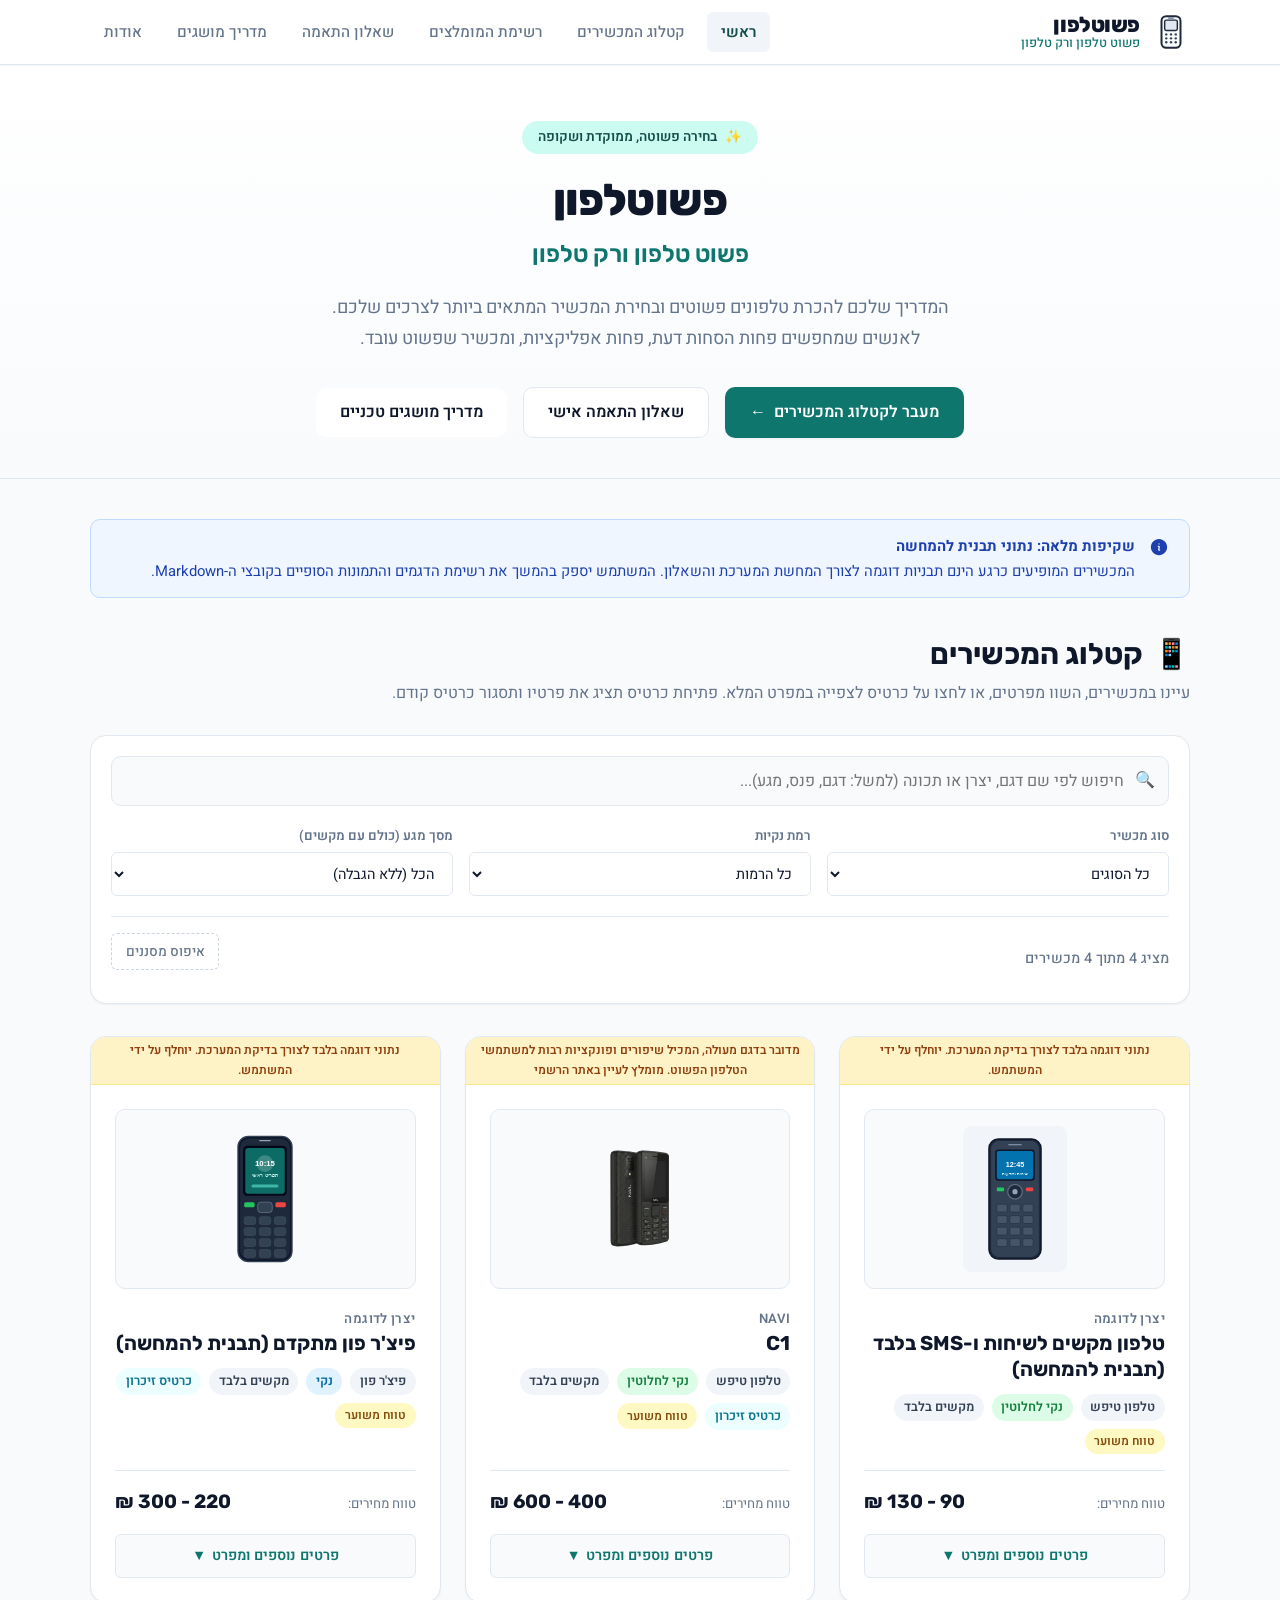
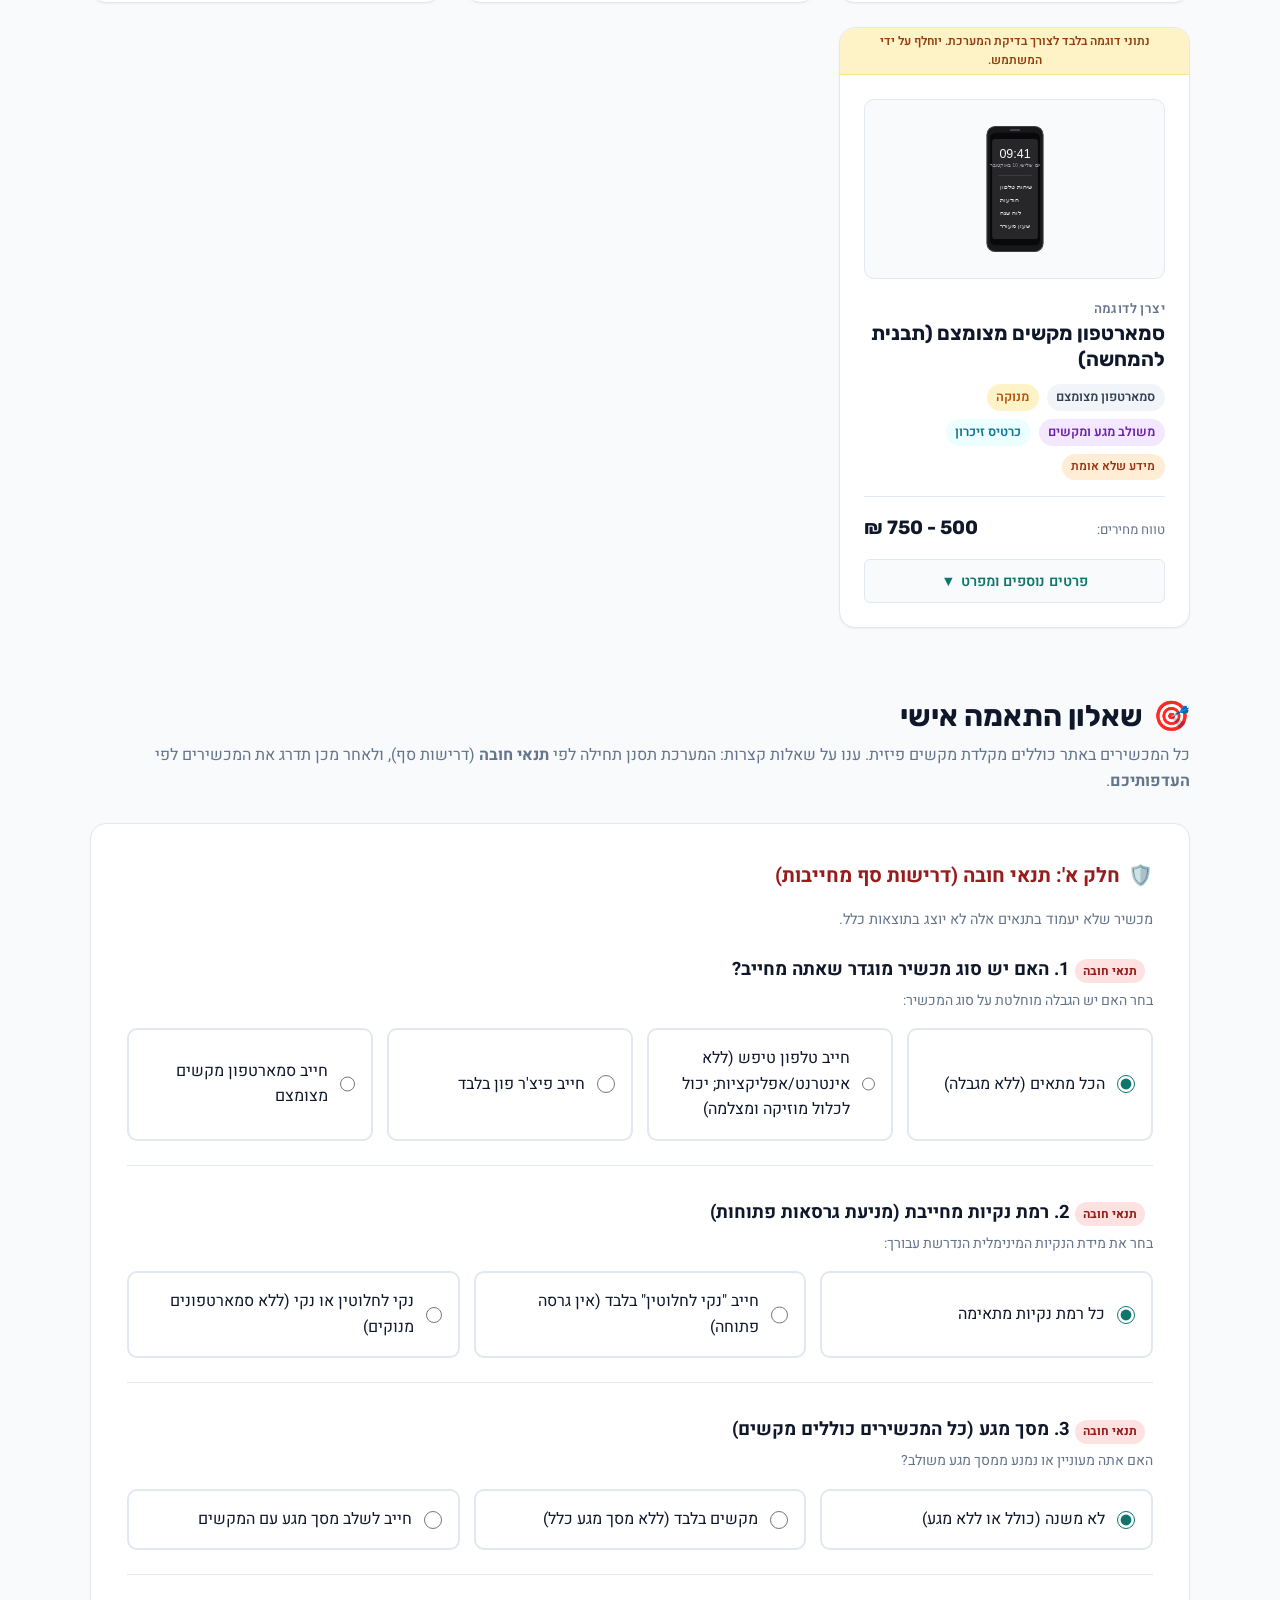
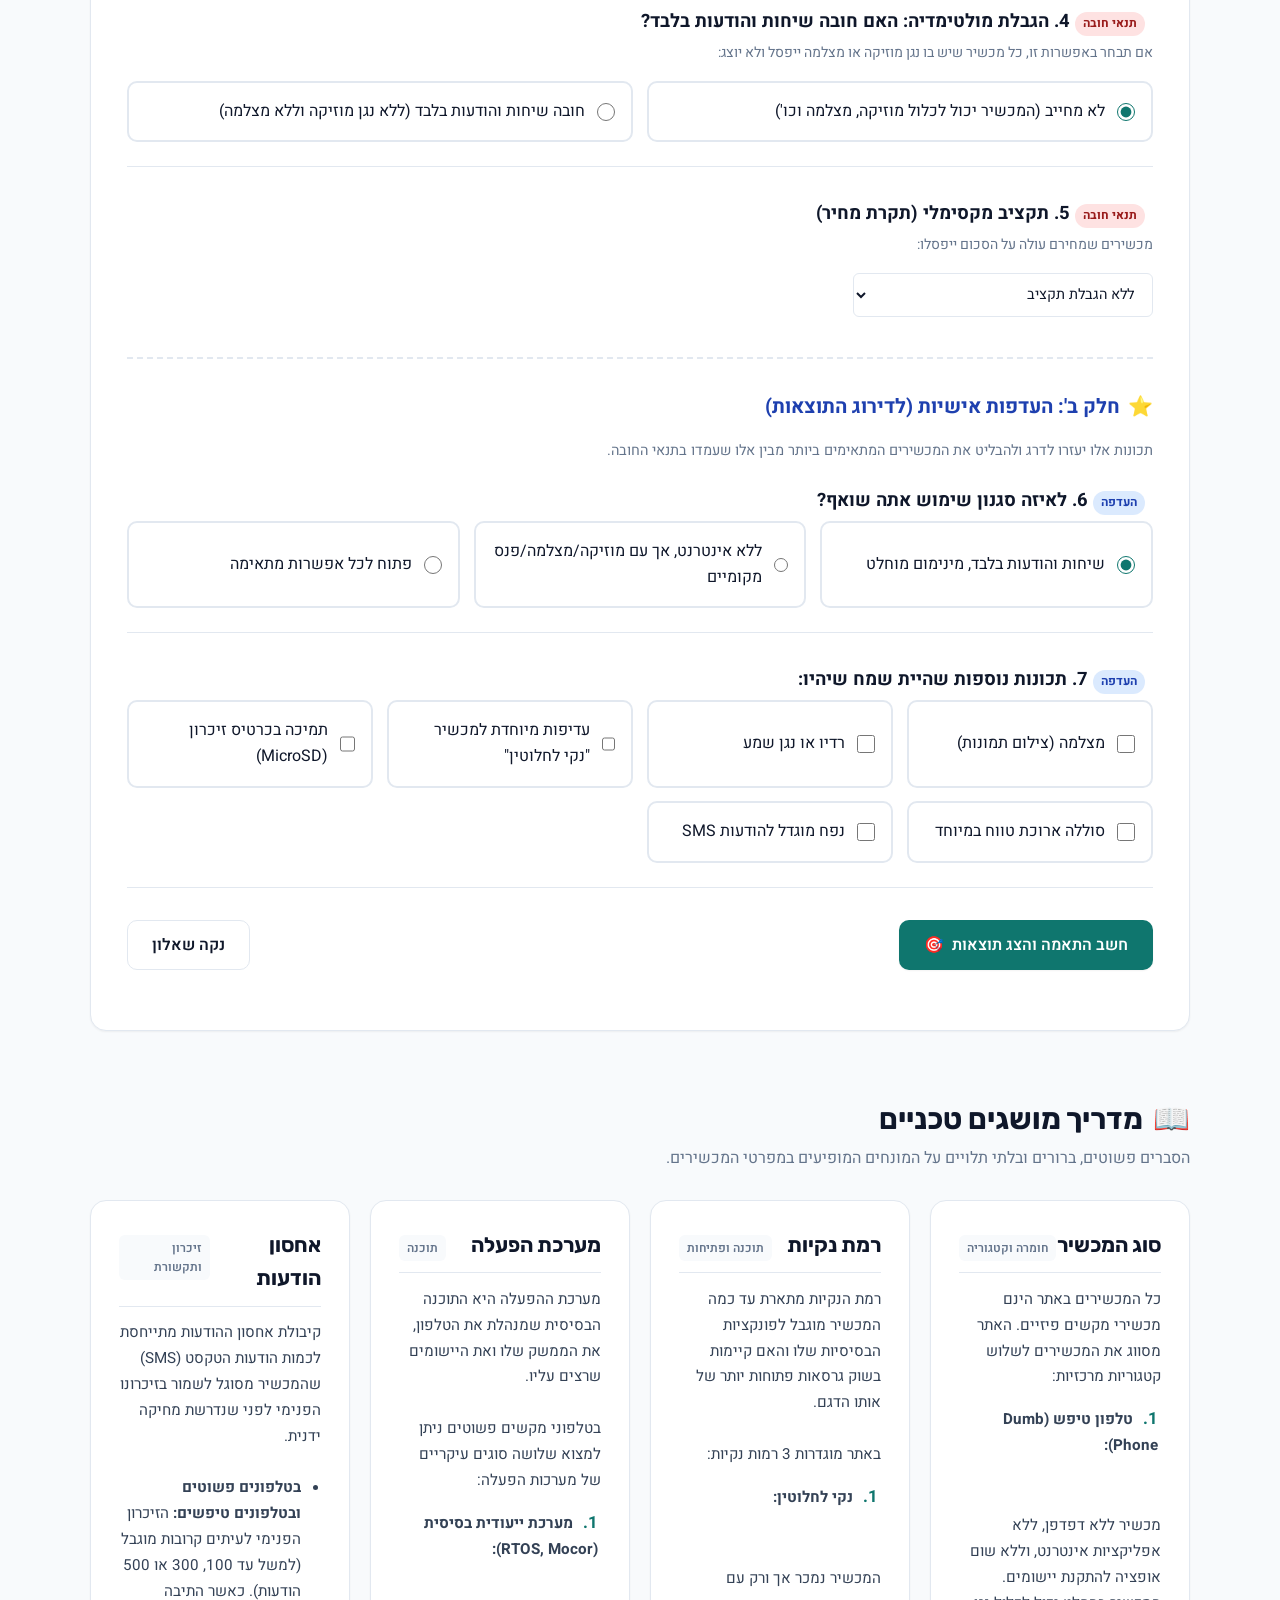
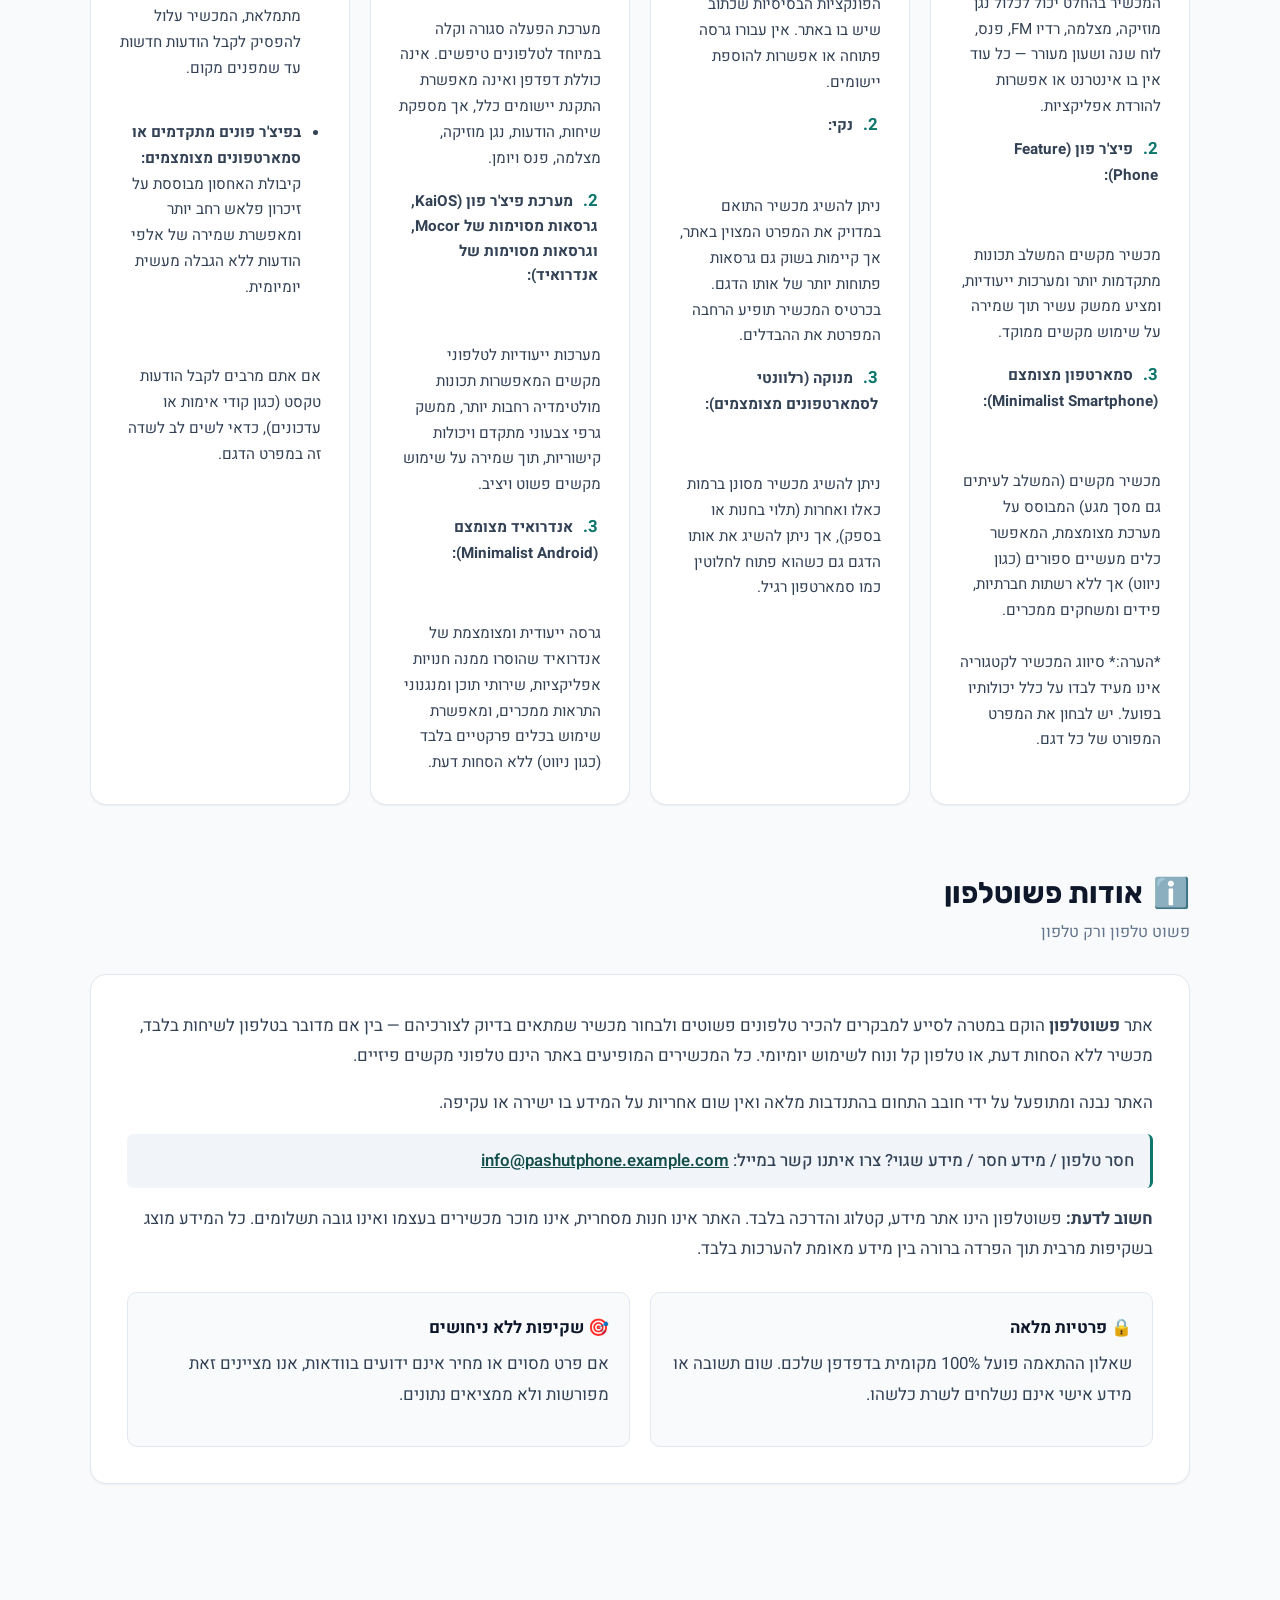
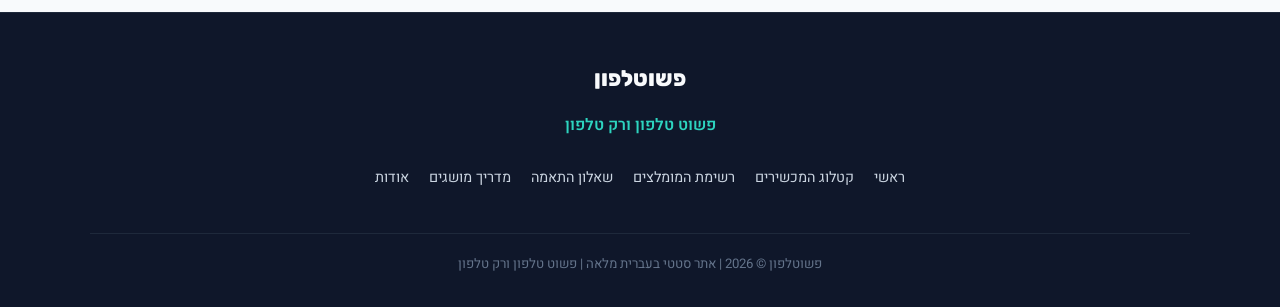
<file: index.html>
<!DOCTYPE html>
<html lang="he" dir="rtl">
<head>
  <meta charset="UTF-8">
  <meta name="viewport" content="width=device-width, initial-scale=1.0">
  <title>פשוטלפון | פשוט טלפון ורק טלפון</title>
  <meta name="description" content="פשוטלפון - מדריך וקטלוג למציאת טלפונים פשוטים, אמינים וללא הסחות דעת בישראל. פשוט טלפון ורק טלפון.">
  <link rel="icon" type="image/svg+xml" href="assets/images/logo.svg">
  <link rel="stylesheet" href="assets/css/style.css">
</head>
<body>

  <!-- =========================================================================
       Header & Navigation
       ========================================================================= -->
  <header class="site-header" id="site-header">
    <div class="container">
      <a href="#home" class="brand" aria-label="פשוטלפון - דף הבית">
        <img src="assets/images/logo.svg" alt="לוגו פשוטלפון" class="brand-logo" width="38" height="38">
        <div class="brand-text">
          <span class="brand-title">פשוטלפון</span>
          <span class="brand-slogan">פשוט טלפון ורק טלפון</span>
        </div>
      </a>

      <nav class="site-nav" aria-label="ניווט ראשי">
        <a href="#home" class="nav-link active">ראשי</a>
        <a href="#catalog" class="nav-link">קטלוג המכשירים</a>
        <a href="recommended.html" class="nav-link">רשימת המומלצים</a>
        <a href="#questionnaire" class="nav-link">שאלון התאמה</a>
        <a href="#glossary" class="nav-link">מדריך מושגים</a>
        <a href="#about" class="nav-link">אודות</a>
      </nav>
    </div>
  </header>

  <!-- =========================================================================
       Hero Section (דף הבית)
       ========================================================================= -->
  <section class="hero-section" id="home">
    <div class="container">
      <div class="hero-badge">
        <span>✨</span>
        <span>בחירה פשוטה, ממוקדת ושקופה</span>
      </div>
      <h1 class="hero-title">פשוטלפון</h1>
      <p class="hero-slogan">פשוט טלפון ורק טלפון</p>
      <p class="hero-description">
        המדריך שלכם להכרת טלפונים פשוטים ובחירת המכשיר המתאים ביותר לצרכים שלכם.<br>
        לאנשים שמחפשים פחות הסחות דעת, פחות אפליקציות, ומכשיר שפשוט עובד.
      </p>
      <div class="hero-actions">
        <a href="#catalog" class="btn btn-primary">
          <span>מעבר לקטלוג המכשירים</span>
          <span aria-hidden="true">←</span>
        </a>
        <a href="#questionnaire" class="btn btn-secondary">
          <span>שאלון התאמה אישי</span>
        </a>
        <a href="#glossary" class="btn btn-secondary" style="border: none;">
          <span>מדריך מושגים טכניים</span>
        </a>
      </div>
    </div>
  </section>

  <!-- =========================================================================
       Main Content Area
       ========================================================================= -->
  <main class="main-content">
    <div class="container">

      <!-- הודעת שקיפות נתונים / דוגמה -->
      <aside class="notice-banner" role="note" aria-label="הודעת נתוני דוגמה">
        <svg xmlns="http://www.w3.org/2000/svg" viewBox="0 0 24 24" fill="currentColor">
          <path fill-rule="evenodd" d="M2.25 12c0-5.385 4.365-9.75 9.75-9.75s9.75 4.365 9.75 9.75-4.365 9.75-9.75 9.75S2.25 17.385 2.25 12zm8.706-1.442c1.146-.573 2.437.463 2.126 1.706l-.709 2.836.042-.02a.75.75 0 01.67 1.34l-.04.022c-1.147.573-2.438-.463-2.127-1.706l.71-2.836-.042.02a.75.75 0 11-.671-1.34l.041-.022zM12 9a.75.75 0 100-1.5.75.75 0 000 1.5z" clip-rule="evenodd" />
        </svg>
        <div class="notice-banner-text">
          <strong>שקיפות מלאה: נתוני תבנית להמחשה</strong>
          המכשירים המופיעים כרגע הינם תבניות דוגמה לצורך המחשת המערכת והשאלון. המשתמש יספק בהמשך את רשימת הדגמים והתמונות הסופיים בקובצי ה-Markdown.
        </div>
      </aside>

      <!-- =====================================================================
           3.2 קטלוג המכשירים + 3.3 חיפוש וסינון
           ===================================================================== -->
      <section class="section-block" id="catalog">
        <div class="section-header">
          <h2 class="section-title">
            <span>📱</span>
            <span>קטלוג המכשירים</span>
          </h2>
          <p class="section-subtitle">
            עיינו במכשירים, השוו מפרטים, או לחצו על כרטיס לצפייה במפרט המלא. פתיחת כרטיס תציג את פרטיו ותסגור כרטיס קודם.
          </p>
        </div>

        <!-- סרגל חיפוש וסינון -->
        <div class="catalog-toolbar">
          <div class="search-box">
            <span class="search-icon" aria-hidden="true">🔍</span>
            <input type="search" id="search-input" class="search-input" placeholder="חיפוש לפי שם דגם, יצרן או תכונה (למשל: דגם, פנס, מגע)..." aria-label="חיפוש בקטלוג המכשירים">
          </div>

          <div class="filters-row">
            <div class="filter-group">
              <label for="filter-phone-type" class="filter-label">סוג מכשיר</label>
              <select id="filter-phone-type" class="filter-select">
                <option value="all">כל הסוגים</option>
                <option value="טלפון טיפש">טלפון טיפש (Dumb Phone)</option>
                <option value="פיצ'ר פון">פיצ'ר פון (Feature Phone)</option>
                <option value="סמארטפון מצומצם">סמארטפון מצומצם (Minimalist)</option>
              </select>
            </div>

            <div class="filter-group">
              <label for="filter-clean-level" class="filter-label">רמת נקיות</label>
              <select id="filter-clean-level" class="filter-select">
                <option value="all">כל הרמות</option>
                <option value="נקי לחלוטין">נקי לחלוטין</option>
                <option value="נקי">נקי (יש גם פתוח יותר)</option>
                <option value="מנוקה">מנוקה (סמארטפון מסונן)</option>
              </select>
            </div>

            <div class="filter-group">
              <label for="filter-touch" class="filter-label">מסך מגע (כולם עם מקשים)</label>
              <select id="filter-touch" class="filter-select">
                <option value="all">הכל (ללא הגבלה)</option>
                <option value="no_touch">מקשים בלבד (ללא מגע)</option>
                <option value="touch">משולב מקשים ומסך מגע</option>
              </select>
            </div>
          </div>

          <div class="toolbar-actions">
            <span class="results-count" id="results-count">מציג מכשירים...</span>
            <button type="button" id="btn-reset-filters" class="btn-reset-filters">
              <span>איפוס מסננים</span>
            </button>
          </div>

          <!-- תגיות מסננים פעילים -->
          <div class="active-filters-chips" id="active-chips-container" aria-live="polite"></div>
        </div>

        <!-- רשת כרטיסי המכשירים -->
        <div class="phones-grid" id="phones-grid">
          <!-- הכרטיסים מרונדרים דינמית דרך JavaScript -->
        </div>

        <!-- מצב ריק כאשר אין תוצאות -->
        <div class="empty-state-box" id="catalog-empty" style="display: none;">
          <div class="empty-state-icon">🔍</div>
          <h3 class="empty-state-title">לא נמצאו מכשירים מתאימים</h3>
          <p class="empty-state-desc">
            לא נמצאו מכשירים התואמים לחיפוש או למסננים שבחרת. באפשרותך לאפס את הסינון ולנסות שוב.
          </p>
          <button type="button" id="btn-empty-reset" class="btn btn-primary btn-sm">
            איפוס החיפוש והמסננים
          </button>
        </div>
      </section>

      <!-- =====================================================================
           3.4 שאלון התאמה
           ===================================================================== -->
      <section class="section-block" id="questionnaire">
        <div class="section-header">
          <h2 class="section-title">
            <span>🎯</span>
            <span>שאלון התאמה אישי</span>
          </h2>
          <p class="section-subtitle">
            כל המכשירים באתר כוללים מקלדת מקשים פיזית. ענו על שאלות קצרות: המערכת תסנן תחילה לפי <strong>תנאי חובה</strong> (דרישות סף), ולאחר מכן תדרג את המכשירים לפי <strong>העדפותיכם</strong>.
          </p>
        </div>

        <div class="quiz-card">
          <form id="quiz-form" onsubmit="return false;">
            
            <!-- שלב 1: תנאי חובה -->
            <div style="margin-bottom: 2rem;">
              <h3 style="font-size: 1.25rem; font-weight: 700; color: #991b1b; margin-bottom: 1rem; display: flex; align-items: center; gap: 0.5rem;">
                <span>🛡️</span>
                <span>חלק א': תנאי חובה (דרישות סף מחייבות)</span>
              </h3>
              <p style="font-size: 0.9rem; color: #64748b; margin-bottom: 1.5rem;">
                מכשיר שלא יעמוד בתנאים אלה לא יוצג בתוצאות כלל.
              </p>

              <!-- שאלה 1: סוג מכשיר נדרש -->
              <div class="quiz-question-group">
                <div class="quiz-question-title">
                  <span class="quiz-badge-must">תנאי חובה</span>
                  <span>1. האם יש סוג מכשיר מוגדר שאתה מחייב?</span>
                </div>
                <div class="quiz-question-desc">בחר האם יש הגבלה מוחלטת על סוג המכשיר:</div>
                <div class="options-grid">
                  <label class="option-card">
                    <input type="radio" name="must_phone_type" value="any" checked>
                    <span>הכל מתאים (ללא מגבלה)</span>
                  </label>
                  <label class="option-card">
                    <input type="radio" name="must_phone_type" value="dumb_only">
                    <span>חייב טלפון טיפש (ללא אינטרנט/אפליקציות; יכול לכלול מוזיקה ומצלמה)</span>
                  </label>
                  <label class="option-card">
                    <input type="radio" name="must_phone_type" value="feature_only">
                    <span>חייב פיצ'ר פון בלבד</span>
                  </label>
                  <label class="option-card">
                    <input type="radio" name="must_phone_type" value="smart_only">
                    <span>חייב סמארטפון מקשים מצומצם</span>
                  </label>
                </div>
              </div>

              <!-- שאלה 2: רמת נקיות מחייבת -->
              <div class="quiz-question-group">
                <div class="quiz-question-title">
                  <span class="quiz-badge-must">תנאי חובה</span>
                  <span>2. רמת נקיות מחייבת (מניעת גרסאות פתוחות)</span>
                </div>
                <div class="quiz-question-desc">בחר את מידת הנקיות המינימלית הנדרשת עבורך:</div>
                <div class="options-grid">
                  <label class="option-card">
                    <input type="radio" name="must_clean_level" value="any" checked>
                    <span>כל רמת נקיות מתאימה</span>
                  </label>
                  <label class="option-card">
                    <input type="radio" name="must_clean_level" value="strictly_clean">
                    <span>חייב "נקי לחלוטין" בלבד (אין גרסה פתוחה)</span>
                  </label>
                  <label class="option-card">
                    <input type="radio" name="must_clean_level" value="no_cleansed">
                    <span>נקי לחלוטין או נקי (ללא סמארטפונים מנוקים)</span>
                  </label>
                </div>
              </div>

              <!-- שאלה 3: מסך מגע -->
              <div class="quiz-question-group">
                <div class="quiz-question-title">
                  <span class="quiz-badge-must">תנאי חובה</span>
                  <span>3. מסך מגע (כל המכשירים כוללים מקשים)</span>
                </div>
                <div class="quiz-question-desc">האם אתה מעוניין או נמנע ממסך מגע משולב?</div>
                <div class="options-grid">
                  <label class="option-card">
                    <input type="radio" name="must_touch" value="any" checked>
                    <span>לא משנה (כולל או ללא מגע)</span>
                  </label>
                  <label class="option-card">
                    <input type="radio" name="must_touch" value="no_touch">
                    <span>מקשים בלבד (ללא מסך מגע כלל)</span>
                  </label>
                  <label class="option-card">
                    <input type="radio" name="must_touch" value="with_touch">
                    <span>חייב לשלב מסך מגע עם המקשים</span>
                  </label>
                </div>
              </div>

              <!-- שאלה 4: הגבלת מולטימדיה (חובה לשיחות והודעות בלבד) -->
              <div class="quiz-question-group">
                <div class="quiz-question-title">
                  <span class="quiz-badge-must">תנאי חובה</span>
                  <span>4. הגבלת מולטימדיה: האם חובה שיחות והודעות בלבד?</span>
                </div>
                <div class="quiz-question-desc">אם תבחר באפשרות זו, כל מכשיר שיש בו נגן מוזיקה או מצלמה ייפסל ולא יוצג:</div>
                <div class="options-grid">
                  <label class="option-card">
                    <input type="radio" name="must_calls_only" value="any" checked>
                    <span>לא מחייב (המכשיר יכול לכלול מוזיקה, מצלמה וכו')</span>
                  </label>
                  <label class="option-card">
                    <input type="radio" name="must_calls_only" value="strict">
                    <span>חובה שיחות והודעות בלבד (ללא נגן מוזיקה וללא מצלמה)</span>
                  </label>
                </div>
              </div>

              <!-- שאלה 5: תקציב מקסימלי -->
              <div class="quiz-question-group" style="border-bottom: none; margin-bottom: 0; padding-bottom: 0;">
                <div class="quiz-question-title">
                  <span class="quiz-badge-must">תנאי חובה</span>
                  <span>5. תקציב מקסימלי (תקרת מחיר)</span>
                </div>
                <div class="quiz-question-desc">מכשירים שמחירם עולה על הסכום ייפסלו:</div>
                <div style="max-width: 300px;">
                  <select id="must_budget_select" class="filter-select" style="width: 100%;">
                    <option value="none">ללא הגבלת תקציב</option>
                    <option value="150">עד 150 ₪</option>
                    <option value="350">עד 350 ₪</option>
                    <option value="800">עד 800 ₪</option>
                  </select>
                </div>
              </div>
            </div>

            <!-- שלב 2: העדפות אישיות -->
            <div style="margin-top: 2.5rem; padding-top: 2rem; border-top: 2px dashed var(--color-border);">
              <h3 style="font-size: 1.25rem; font-weight: 700; color: #1e40af; margin-bottom: 1rem; display: flex; align-items: center; gap: 0.5rem;">
                <span>⭐</span>
                <span>חלק ב': העדפות אישיות (לדירוג התוצאות)</span>
              </h3>
              <p style="font-size: 0.9rem; color: #64748b; margin-bottom: 1.5rem;">
                תכונות אלו יעזרו לדרג ולהבליט את המכשירים המתאימים ביותר מבין אלו שעמדו בתנאי החובה.
              </p>

              <!-- העדפה 1: רמת פשטות מועדפת -->
              <div class="quiz-question-group">
                <div class="quiz-question-title">
                  <span class="quiz-badge-pref">העדפה</span>
                  <span>6. לאיזה סגנון שימוש אתה שואף?</span>
                </div>
                <div class="options-grid">
                  <label class="option-card">
                    <input type="radio" name="pref_simplicity" value="minimal" checked>
                    <span>שיחות והודעות בלבד, מינימום מוחלט</span>
                  </label>
                  <label class="option-card">
                    <input type="radio" name="pref_simplicity" value="tools">
                    <span>ללא אינטרנט, אך עם מוזיקה/מצלמה/פנס מקומיים</span>
                  </label>
                  <label class="option-card">
                    <input type="radio" name="pref_simplicity" value="neutral">
                    <span>פתוח לכל אפשרות מתאימה</span>
                  </label>
                </div>
              </div>

              <!-- העדפה 2: תכונות מועדפות -->
              <div class="quiz-question-group">
                <div class="quiz-question-title">
                  <span class="quiz-badge-pref">העדפה</span>
                  <span>7. תכונות נוספות שהיית שמח שיהיו:</span>
                </div>
                <div class="options-grid">
                  <label class="option-card">
                    <input type="checkbox" id="pref_camera_check">
                    <span>מצלמה (צילום תמונות)</span>
                  </label>
                  <label class="option-card">
                    <input type="checkbox" id="pref_music_check">
                    <span>רדיו או נגן שמע</span>
                  </label>
                  <label class="option-card">
                    <input type="checkbox" id="pref_strict_clean_check">
                    <span>עדיפות מיוחדת למכשיר "נקי לחלוטין"</span>
                  </label>
                  <label class="option-card">
                    <input type="checkbox" id="pref_memory_card_check">
                    <span>תמיכה בכרטיס זיכרון (MicroSD)</span>
                  </label>
                  <label class="option-card">
                    <input type="checkbox" id="pref_battery_check">
                    <span>סוללה ארוכת טווח במיוחד</span>
                  </label>
                  <label class="option-card">
                    <input type="checkbox" id="pref_storage_check">
                    <span>נפח מוגדל להודעות SMS</span>
                  </label>
                </div>
              </div>
            </div>

            <!-- כפתורי פעולה -->
            <div class="quiz-nav-row">
              <button type="button" id="btn-run-quiz" class="btn btn-primary">
                <span>חשב התאמה והצג תוצאות</span>
                <span aria-hidden="true">🎯</span>
              </button>
              <button type="button" id="btn-reset-quiz" class="btn btn-secondary">
                <span>נקה שאלון</span>
              </button>
            </div>
          </form>

          <!-- אזור תוצאות השאלון -->
          <div id="quiz-results" class="quiz-results-box" aria-live="polite"></div>
        </div>
      </section>

      <!-- =====================================================================
           3.5 מדריך מושגים טכניים
           ===================================================================== -->
      <section class="section-block" id="glossary">
        <div class="section-header">
          <h2 class="section-title">
            <span>📖</span>
            <span>מדריך מושגים טכניים</span>
          </h2>
          <p class="section-subtitle">
            הסברים פשוטים, ברורים ובלתי תלויים על המונחים המופיעים במפרטי המכשירים.
          </p>
        </div>

        <div class="glossary-grid" id="glossary-grid">
          <!-- מרונדר דינמית מקובצי המושגים ב-JavaScript -->
        </div>
      </section>

      <!-- =====================================================================
           3.6 אודות
           ===================================================================== -->
      <section class="section-block" id="about">
        <div class="section-header">
          <h2 class="section-title">
            <span>ℹ️</span>
            <span>אודות פשוטלפון</span>
          </h2>
          <p class="section-subtitle">
            פשוט טלפון ורק טלפון
          </p>
        </div>

        <div class="about-card">
          <p>
            אתר <strong>פשוטלפון</strong> הוקם במטרה לסייע למבקרים להכיר טלפונים פשוטים ולבחור מכשיר שמתאים בדיוק לצורכיהם — בין אם מדובר בטלפון לשיחות בלבד, מכשיר ללא הסחות דעת, או טלפון קל ונוח לשימוש יומיומי. כל המכשירים המופיעים באתר הינם טלפוני מקשים פיזיים.
          </p>
          <p>
            האתר נבנה ומתופעל על ידי חובב התחום בהתנדבות מלאה ואין שום אחריות על המידע בו ישירה או עקיפה.
          </p>
          <p style="padding: 0.75rem 1rem; background-color: var(--color-surface-hover); border-radius: var(--radius-sm); border-right: 3px solid var(--color-primary); font-weight: 500;">
            חסר טלפון / מידע חסר / מידע שגוי? צרו איתנו קשר במייל: <a href="mailto:info@pashutphone.example.com" style="color: var(--color-primary-dark); font-weight: 600; text-decoration: underline;">info@pashutphone.example.com</a>
          </p>
          <p>
            <strong>חשוב לדעת:</strong> פשוטלפון הינו אתר מידע, קטלוג והדרכה בלבד. האתר אינו חנות מסחרית, אינו מוכר מכשירים בעצמו ואינו גובה תשלומים. כל המידע מוצג בשקיפות מרבית תוך הפרדה ברורה בין מידע מאומת להערכות בלבד.
          </p>

          <div class="about-highlights">
            <div class="about-highlight-box">
              <h4>🔒 פרטיות מלאה</h4>
              <p>שאלון ההתאמה פועל 100% מקומית בדפדפן שלכם. שום תשובה או מידע אישי אינם נשלחים לשרת כלשהו.</p>
            </div>
            <div class="about-highlight-box">
              <h4>🎯 שקיפות ללא ניחושים</h4>
              <p>אם פרט מסוים או מחיר אינם ידועים בוודאות, אנו מציינים זאת מפורשות ולא ממציאים נתונים.</p>
            </div>
          </div>
        </div>
      </section>

    </div>
  </main>

  <!-- =========================================================================
       Footer
       ========================================================================= -->
  <footer class="site-footer">
    <div class="container footer-content">
      <div class="footer-brand">פשוטלפון</div>
      <div class="footer-slogan">פשוט טלפון ורק טלפון</div>
      <nav class="footer-nav" aria-label="ניווט תחתון">
        <a href="#home">ראשי</a>
        <a href="#catalog">קטלוג המכשירים</a>
        <a href="recommended.html">רשימת המומלצים</a>
        <a href="#questionnaire">שאלון התאמה</a>
        <a href="#glossary">מדריך מושגים</a>
        <a href="#about">אודות</a>
      </nav>
      <div class="footer-copy">
        פשוטלפון © 2026 | אתר סטטי בעברית מלאה | פשוט טלפון ורק טלפון
      </div>
    </div>
  </footer>

  <!-- טעינת סקריפטים (ללא שום כלי בנייה, תמיכה מלאה ב-GitHub Pages ובפרוטוקול file://) -->
  <script src="assets/js/sample-data.js"></script>
  <script src="assets/js/data-loader.js"></script>
  <script src="assets/js/questionnaire.js"></script>
  <script src="assets/js/app.js"></script>
</body>
</html>
</file>
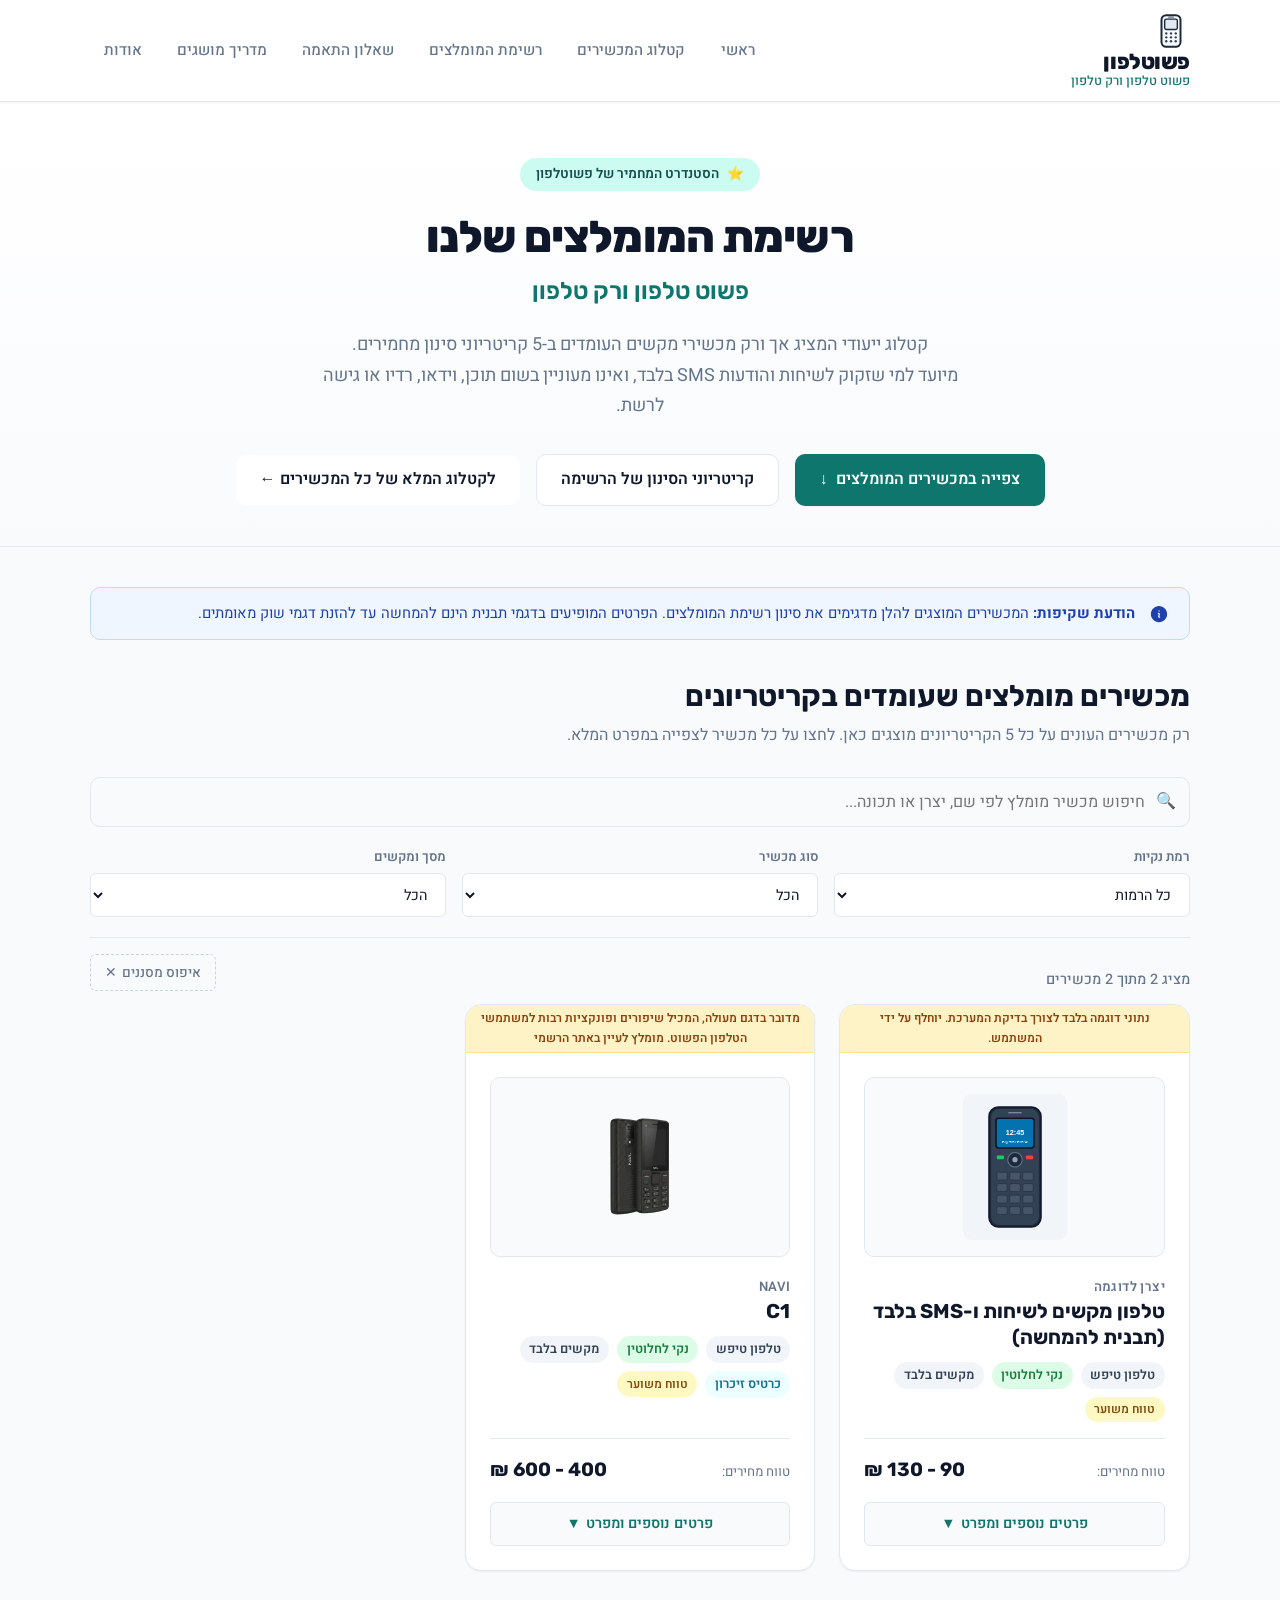
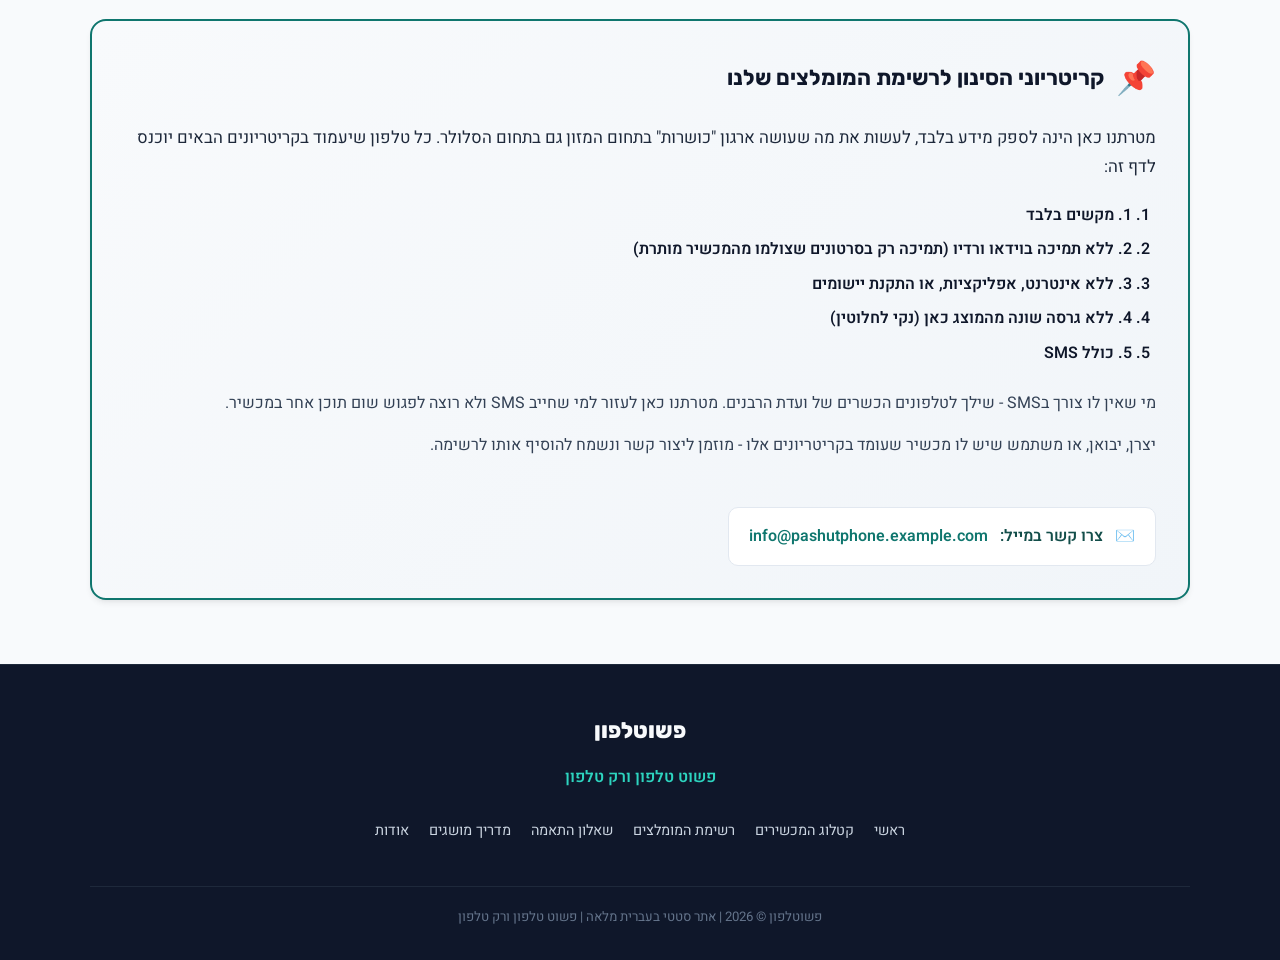
<file: recommended.html>
<!DOCTYPE html>
<html lang="he" dir="rtl">
<head>
  <meta charset="UTF-8">
  <meta name="viewport" content="width=device-width, initial-scale=1.0">
  <title>רשימת המומלצים שלנו | פשוטלפון - פשוט טלפון ורק טלפון</title>
  <meta name="description" content="רשימת המומלצים של פשוטלפון: טלפוני מקשים העומדים ב-5 הקריטריונים המחמירים ביותר - שיחות ו-SMS בלבד, ללא מולטימדיה וללא אינטרנט.">

  <!-- Open Graph -->
  <meta property="og:title" content="רשימת המומלצים שלנו | פשוטלפון - פשוט טלפון ורק טלפון">
  <meta property="og:description" content="קטלוג טלפוני מקשים העומדים בקריטריוני הסינון המחמירים: מקשים בלבד, שיחות ו-SMS ללא אינטרנט או וידאו.">
  <meta property="og:type" content="website">

  <!-- גופנים וסגנונות -->
  <link rel="preconnect" href="https://fonts.googleapis.com">
  <link rel="preconnect" href="https://fonts.gstatic.com" crossorigin>
  <link href="https://fonts.googleapis.com/css2?family=Heebo:wght@300;400;500;600;700;800&family=Rubik:wght@400;500;600;700&display=swap" rel="stylesheet">
  <link rel="stylesheet" href="assets/css/style.css">
</head>
<body data-page="recommended">

  <!-- =========================================================================
       Header & Navigation
       ========================================================================= -->
  <header class="site-header">
    <div class="container header-container">
      <a href="index.html" class="brand-link" aria-label="פשוטלפון - דף הבית">
        <img src="assets/images/logo.svg" alt="לוגו פשוטלפון" class="brand-logo" width="40" height="40">
        <div class="brand-text">
          <span class="brand-title">פשוטלפון</span>
          <span class="brand-slogan">פשוט טלפון ורק טלפון</span>
        </div>
      </a>

      <nav class="site-nav" aria-label="ניווט ראשי">
        <a href="index.html#home" class="nav-link">ראשי</a>
        <a href="index.html#catalog" class="nav-link">קטלוג המכשירים</a>
        <a href="recommended.html" class="nav-link active">רשימת המומלצים</a>
        <a href="index.html#questionnaire" class="nav-link">שאלון התאמה</a>
        <a href="index.html#glossary" class="nav-link">מדריך מושגים</a>
        <a href="index.html#about" class="nav-link">אודות</a>
      </nav>
    </div>
  </header>

  <!-- =========================================================================
       Hero Section
       ========================================================================= -->
  <section class="hero-section" id="recommended-hero">
    <div class="container">
      <div class="hero-badge">
        <span>⭐</span>
        <span>הסטנדרט המחמיר של פשוטלפון</span>
      </div>
      <h1 class="hero-title">רשימת המומלצים שלנו</h1>
      <p class="hero-slogan">פשוט טלפון ורק טלפון</p>
      <p class="hero-description">
        קטלוג ייעודי המציג אך ורק מכשירי מקשים העומדים ב-5 קריטריוני סינון מחמירים.<br>
        מיועד למי שזקוק לשיחות והודעות SMS בלבד, ואינו מעוניין בשום תוכן, וידאו, רדיו או גישה לרשת.
      </p>
      <div class="hero-actions">
        <a href="#recommended-catalog" class="btn btn-primary">
          <span>צפייה במכשירים המומלצים</span>
          <span aria-hidden="true">↓</span>
        </a>
        <a href="#criteria-bubble" class="btn btn-secondary">
          <span>קריטריוני הסינון של הרשימה</span>
        </a>
        <a href="index.html#catalog" class="btn btn-secondary" style="border: none;">
          <span>לקטלוג המלא של כל המכשירים ←</span>
        </a>
      </div>
    </div>
  </section>

  <!-- =========================================================================
       Main Content Area
       ========================================================================= -->
  <main class="main-content">
    <div class="container">

      <!-- הודעת שקיפות נתונים / דוגמה -->
      <aside class="notice-banner" role="note" aria-label="הודעת נתוני דוגמה">
        <svg xmlns="http://www.w3.org/2000/svg" viewBox="0 0 24 24" fill="currentColor">
          <path fill-rule="evenodd" d="M2.25 12c0-5.385 4.365-9.75 9.75-9.75s9.75 4.365 9.75 9.75-4.365 9.75-9.75 9.75S2.25 17.385 2.25 12zm8.706-1.442c1.146-.573 2.437.463 2.126 1.706l-.709 2.836.042-.02a.75.75 0 01.67 1.34l-.04.022c-1.147.573-2.438-.463-2.127-1.706l.71-2.836-.042.02a.75.75 0 11-.671-1.34l.041-.022zM12 9a.75.75 0 100-1.5.75.75 0 000 1.5z" clip-rule="evenodd" />
        </svg>
        <div class="notice-content">
          <strong>הודעת שקיפות:</strong> המכשירים המוצגים להלן מדגימים את סינון רשימת המומלצים. הפרטים המופיעים בדגמי תבנית הינם להמחשה עד להזנת דגמי שוק מאומתים.
        </div>
      </aside>

      <!-- קטלוג המומלצים -->
      <section class="catalog-section" id="recommended-catalog">
        <div class="section-header">
          <h2 class="section-title">מכשירים מומלצים שעומדים בקריטריונים</h2>
          <p class="section-subtitle">
            רק מכשירים העונים על כל 5 הקריטריונים מוצגים כאן. לחצו על כל מכשיר לצפייה במפרט המלא.
          </p>
        </div>

        <!-- סרגל חיפוש וסינון -->
        <div class="search-filter-toolbar" role="search" aria-label="חיפוש וסינון מכשירים מומלצים">
          <div class="search-box">
            <span class="search-icon" aria-hidden="true">🔍</span>
            <input 
              type="text" 
              id="search-input" 
              class="search-input" 
              placeholder="חיפוש מכשיר מומלץ לפי שם, יצרן או תכונה..." 
              aria-label="חיפוש מכשירים מומלצים"
              autocomplete="off"
            >
          </div>

          <div class="filters-row">
            <div class="filter-group">
              <label for="filter-clean-level" class="filter-label">רמת נקיות</label>
              <select id="filter-clean-level" class="filter-select">
                <option value="all">כל הרמות</option>
                <option value="נקי לחלוטין">נקי לחלוטין בלבד</option>
              </select>
            </div>

            <div class="filter-group">
              <label for="filter-phone-type" class="filter-label">סוג מכשיר</label>
              <select id="filter-phone-type" class="filter-select">
                <option value="all">הכל</option>
                <option value="טלפון טיפש">טלפון טיפש</option>
              </select>
            </div>

            <div class="filter-group">
              <label for="filter-touch" class="filter-label">מסך ומקשים</label>
              <select id="filter-touch" class="filter-select">
                <option value="all">הכל</option>
                <option value="keypad_only">מקשים בלבד</option>
              </select>
            </div>
          </div>

          <div class="toolbar-actions">
            <span class="results-count" id="results-count" aria-live="polite">טוען נתונים...</span>
            <button type="button" id="btn-reset-filters" class="btn-reset-filters">
              <span>איפוס מסננים</span>
              <span aria-hidden="true">✕</span>
            </button>
          </div>

          <div class="active-filters-chips" id="active-chips-container" aria-label="מסננים פעילים"></div>
        </div>

        <!-- גריד כרטיסי המכשירים המומלצים -->
        <div class="phones-grid" id="phones-grid" aria-live="polite">
          <div class="loading-spinner">טוען את המכשירים המומלצים...</div>
        </div>

        <!-- מצב ריק כשלא נמצאו תוצאות בחיפוש -->
        <div id="catalog-empty" class="catalog-empty hidden">
          <div class="empty-icon" aria-hidden="true">🔎</div>
          <h3 class="empty-title">לא נמצאו מכשירים מומלצים תואמים לחיפוש</h3>
          <p class="empty-desc">נסו לשנות את מילות החיפוש או לאפס את המסננים.</p>
          <button type="button" class="btn btn-secondary btn-sm" onclick="document.getElementById('btn-reset-filters').click()">
            איפוס החיפוש
          </button>
        </div>
      </section>

      <!-- =======================================================================
           בועית מידע: קריטריוני רשימת המומלצים והצהרת הכוונות
           ======================================================================= -->
      <section class="recommended-notice-bubble" id="criteria-bubble" aria-labelledby="criteria-bubble-title">
        <div class="recommended-notice-header">
          <span style="font-size: 2rem;" aria-hidden="true">📌</span>
          <h2 class="recommended-notice-title" id="criteria-bubble-title">קריטריוני הסינון לרשימת המומלצים שלנו</h2>
        </div>

        <p style="font-size: 1.05rem; line-height: 1.7; margin-bottom: 1.25rem; color: #1e293b;">
          מטרתנו כאן הינה לספק מידע בלבד, לעשות את מה שעושה ארגון "כושרות" בתחום המזון גם בתחום הסלולר. כל טלפון שיעמוד בקריטריונים הבאים יוכנס לדף זה:
        </p>

        <ol class="recommended-criteria-list">
          <li>1. מקשים בלבד</li>
          <li>2. ללא תמיכה בוידאו ורדיו (תמיכה רק בסרטונים שצולמו מהמכשיר מותרת)</li>
          <li>3. ללא אינטרנט, אפליקציות, או התקנת יישומים</li>
          <li>4. ללא גרסה שונה מהמוצג כאן (נקי לחלוטין)</li>
          <li>5. כולל SMS</li>
        </ol>

        <p style="font-size: 1rem; line-height: 1.6; color: #334155; margin-bottom: 1rem;">
          מי שאין לו צורך בSMS - שילך לטלפונים הכשרים של ועדת הרבנים. מטרתנו כאן לעזור למי שחייב SMS ולא רוצה לפגוש שום תוכן אחר במכשיר.
        </p>

        <p style="font-size: 1rem; line-height: 1.6; color: #334155; margin-bottom: 1.5rem;">
          יצרן, יבואן, או משתמש שיש לו מכשיר שעומד בקריטריונים אלו - מוזמן ליצור קשר ונשמח להוסיף אותו לרשימה.
        </p>

        <div class="recommended-contact-box">
          <span aria-hidden="true">✉️</span>
          <span>צרו קשר במייל:</span>
          <a href="mailto:info@pashutphone.example.com">info@pashutphone.example.com</a>
        </div>
      </section>

    </div>
  </main>

  <!-- =========================================================================
       Footer
       ========================================================================= -->
  <footer class="site-footer">
    <div class="container footer-content">
      <div class="footer-brand">פשוטלפון</div>
      <div class="footer-slogan">פשוט טלפון ורק טלפון</div>
      <nav class="footer-nav" aria-label="ניווט תחתון">
        <a href="index.html#home">ראשי</a>
        <a href="index.html#catalog">קטלוג המכשירים</a>
        <a href="recommended.html">רשימת המומלצים</a>
        <a href="index.html#questionnaire">שאלון התאמה</a>
        <a href="index.html#glossary">מדריך מושגים</a>
        <a href="index.html#about">אודות</a>
      </nav>
      <div class="footer-copy">
        פשוטלפון © 2026 | אתר סטטי בעברית מלאה | פשוט טלפון ורק טלפון
      </div>
    </div>
  </footer>

  <!-- טעינת סקריפטים (ללא שום כלי בנייה, תמיכה מלאה ב-GitHub Pages ובפרוטוקול file://) -->
  <script src="assets/js/sample-data.js"></script>
  <script src="assets/js/data-loader.js"></script>
  <script src="assets/js/questionnaire.js"></script>
  <script src="assets/js/app.js"></script>
</body>
</html>
</file>
<file: assets/css/style.css>
/* ==========================================================================
   פשוטלפון - סגנונות עיצוב
   סלוגן: פשוט טלפון ורק טלפון
   עיצוב מינימליסטי, נגיש, רספונסיבי ובעברית מלאה (RTL)
   ========================================================================== */

@import url('https://fonts.googleapis.com/css2?family=Heebo:wght@300;400;500;600;700;800&family=Rubik:wght@400;500;600;700&display=swap');

:root {
  --font-main: 'Heebo', -apple-system, BlinkMacSystemFont, 'Segoe UI', Roboto, sans-serif;
  --font-heading: 'Rubik', 'Heebo', sans-serif;

  /* ערכת צבעים */
  --color-bg: #f8fafc;
  --color-surface: #ffffff;
  --color-surface-hover: #f1f5f9;
  --color-border: #e2e8f0;
  --color-border-strong: #cbd5e1;

  --color-text: #0f172a;
  --color-text-muted: #64748b;
  --color-text-light: #94a3b8;

  --color-primary: #0f766e;
  --color-primary-hover: #115e59;
  --color-primary-light: #ccfbf1;
  --color-primary-dark: #134e4a;

  --color-accent: #0284c7;
  --color-accent-light: #e0f2fe;

  --color-warning-bg: #fffbeb;
  --color-warning-border: #fde68a;
  --color-warning-text: #92400e;

  --color-info-bg: #eff6ff;
  --color-info-border: #bfdbfe;
  --color-info-text: #1e40af;

  --color-badge-bg: #f1f5f9;
  --color-badge-text: #334155;

  /* רווחים ופינות */
  --radius-sm: 6px;
  --radius-md: 10px;
  --radius-lg: 16px;
  --radius-full: 9999px;

  --shadow-sm: 0 1px 2px 0 rgb(0 0 0 / 0.05);
  --shadow-md: 0 4px 6px -1px rgb(0 0 0 / 0.07), 0 2px 4px -2px rgb(0 0 0 / 0.05);
  --shadow-lg: 0 10px 15px -3px rgb(0 0 0 / 0.08), 0 4px 6px -4px rgb(0 0 0 / 0.04);
  --shadow-highlight: 0 0 0 3px rgba(15, 118, 110, 0.25);

  --transition-fast: 0.15s ease;
  --transition-normal: 0.25s ease;
}

/* איפוס בסיסי */
*, *::before, *::after {
  box-sizing: border-box;
  margin: 0;
  padding: 0;
}

html {
  font-family: var(--font-main);
  direction: rtl;
  scroll-behavior: smooth;
  color: var(--color-text);
  background-color: var(--color-bg);
  line-height: 1.6;
  -webkit-text-size-adjust: 100%;
}

body {
  min-height: 100vh;
  display: flex;
  flex-direction: column;
}

a {
  color: var(--color-primary);
  text-decoration: none;
  transition: color var(--transition-fast);
}

a:hover {
  color: var(--color-primary-hover);
  text-decoration: underline;
}

button {
  font-family: inherit;
  cursor: pointer;
  border: none;
  background: none;
}

img, svg {
  display: block;
  max-width: 100%;
}

:focus-visible {
  outline: 2px solid var(--color-primary);
  outline-offset: 2px;
}

.sr-only {
  position: absolute;
  width: 1px;
  height: 1px;
  padding: 0;
  margin: -1px;
  overflow: hidden;
  clip: rect(0, 0, 0, 0);
  white-space: nowrap;
  border: 0;
}

.container {
  width: 100%;
  max-width: 1140px;
  margin-left: auto;
  margin-right: auto;
  padding-left: 1.25rem;
  padding-right: 1.25rem;
}

/* ==========================================================================
   Header & Navigation
   ========================================================================== */
.site-header {
  position: sticky;
  top: 0;
  z-index: 50;
  background-color: rgba(255, 255, 255, 0.95);
  backdrop-filter: blur(8px);
  border-bottom: 1px solid var(--color-border);
  box-shadow: var(--shadow-sm);
}

.site-header .container {
  display: flex;
  align-items: center;
  justify-content: space-between;
  padding-top: 0.75rem;
  padding-bottom: 0.75rem;
}

.brand {
  display: flex;
  align-items: center;
  gap: 0.75rem;
  text-decoration: none;
  color: var(--color-text);
}

.brand:hover {
  text-decoration: none;
}

.brand-logo {
  width: 38px;
  height: 38px;
  flex-shrink: 0;
}

.brand-text {
  display: flex;
  flex-direction: column;
}

.brand-title {
  font-family: var(--font-heading);
  font-size: 1.35rem;
  font-weight: 800;
  color: var(--color-text);
  letter-spacing: -0.02em;
  line-height: 1.1;
}

.brand-slogan {
  font-size: 0.8rem;
  font-weight: 500;
  color: var(--color-primary);
  line-height: 1.2;
}

.site-nav {
  display: flex;
  align-items: center;
  gap: 0.5rem;
}

.nav-link {
  font-size: 0.95rem;
  font-weight: 500;
  color: var(--color-text-muted);
  padding: 0.5rem 0.85rem;
  border-radius: var(--radius-sm);
  transition: all var(--transition-fast);
  text-decoration: none;
}

.nav-link:hover,
.nav-link.active {
  color: var(--color-primary);
  background-color: var(--color-surface-hover);
  text-decoration: none;
}

.nav-link.active {
  font-weight: 600;
  color: var(--color-primary-dark);
}

/* תפריט מובייל */
.mobile-nav-toggle {
  display: none;
  padding: 0.5rem;
  font-size: 1.4rem;
  color: var(--color-text);
}

/* ==========================================================================
   Hero Section
   ========================================================================== */
.hero-section {
  padding: 3.5rem 0 2.5rem;
  background: linear-gradient(180deg, #ffffff 0%, var(--color-bg) 100%);
  border-bottom: 1px solid var(--color-border);
  text-align: center;
}

.hero-badge {
  display: inline-flex;
  align-items: center;
  gap: 0.5rem;
  padding: 0.35rem 1rem;
  background-color: var(--color-primary-light);
  color: var(--color-primary-dark);
  font-size: 0.85rem;
  font-weight: 600;
  border-radius: var(--radius-full);
  margin-bottom: 1.25rem;
}

.hero-title {
  font-family: var(--font-heading);
  font-size: 2.75rem;
  font-weight: 800;
  color: var(--color-text);
  line-height: 1.2;
  margin-bottom: 0.5rem;
  letter-spacing: -0.02em;
}

.hero-slogan {
  font-family: var(--font-heading);
  font-size: 1.5rem;
  font-weight: 600;
  color: var(--color-primary);
  margin-bottom: 1.25rem;
}

.hero-description {
  max-width: 650px;
  margin: 0 auto 2rem;
  font-size: 1.125rem;
  color: var(--color-text-muted);
  line-height: 1.7;
}

.hero-actions {
  display: flex;
  align-items: center;
  justify-content: center;
  gap: 1rem;
  flex-wrap: wrap;
}

.btn {
  display: inline-flex;
  align-items: center;
  justify-content: center;
  gap: 0.5rem;
  font-size: 1rem;
  font-weight: 600;
  padding: 0.75rem 1.5rem;
  border-radius: var(--radius-md);
  transition: all var(--transition-fast);
  text-decoration: none;
  border: 1px solid transparent;
}

.btn:hover {
  text-decoration: none;
}

.btn-primary {
  background-color: var(--color-primary);
  color: #ffffff;
  box-shadow: var(--shadow-sm);
}

.btn-primary:hover {
  background-color: var(--color-primary-hover);
  color: #ffffff;
  transform: translateY(-1px);
}

.btn-secondary {
  background-color: var(--color-surface);
  color: var(--color-text);
  border-color: var(--color-border);
}

.btn-secondary:hover {
  background-color: var(--color-surface-hover);
  color: var(--color-text);
}

.btn-sm {
  padding: 0.4rem 0.85rem;
  font-size: 0.875rem;
}

/* ==========================================================================
   Notice Banner (Sample Data Notice)
   ========================================================================== */
.notice-banner {
  background-color: var(--color-info-bg);
  border: 1px solid var(--color-info-border);
  border-radius: var(--radius-md);
  padding: 0.9rem 1.25rem;
  margin-bottom: 2rem;
  display: flex;
  align-items: flex-start;
  gap: 0.85rem;
  color: var(--color-info-text);
  font-size: 0.925rem;
  line-height: 1.5;
}

.notice-banner svg {
  flex-shrink: 0;
  width: 20px;
  height: 20px;
  margin-top: 2px;
}

.notice-banner-text strong {
  display: block;
  font-weight: 700;
  margin-bottom: 0.2rem;
}

/* ==========================================================================
   Main Content Sections
   ========================================================================== */
.main-content {
  flex: 1;
  padding: 2.5rem 0 4rem;
}

.section-block {
  margin-bottom: 4rem;
  scroll-margin-top: 5rem;
}

.section-header {
  margin-bottom: 1.75rem;
}

.section-title {
  font-family: var(--font-heading);
  font-size: 1.85rem;
  font-weight: 700;
  color: var(--color-text);
  display: flex;
  align-items: center;
  gap: 0.65rem;
}

.section-subtitle {
  font-size: 1rem;
  color: var(--color-text-muted);
  margin-top: 0.25rem;
}

/* ==========================================================================
   Search & Filter Toolbar
   ========================================================================== */
.catalog-toolbar {
  background-color: var(--color-surface);
  border: 1px solid var(--color-border);
  border-radius: var(--radius-lg);
  padding: 1.25rem;
  margin-bottom: 2rem;
  box-shadow: var(--shadow-sm);
}

.search-box {
  position: relative;
  margin-bottom: 1.25rem;
}

.search-input {
  width: 100%;
  padding: 0.75rem 2.75rem 0.75rem 1rem;
  font-size: 1rem;
  font-family: inherit;
  border: 1px solid var(--color-border);
  border-radius: var(--radius-md);
  background-color: var(--color-bg);
  color: var(--color-text);
  transition: border-color var(--transition-fast), background-color var(--transition-fast);
}

.search-input:focus {
  outline: none;
  border-color: var(--color-primary);
  background-color: #ffffff;
  box-shadow: var(--shadow-highlight);
}

.search-icon {
  position: absolute;
  right: 0.9rem;
  top: 50%;
  transform: translateY(-50%);
  color: var(--color-text-muted);
  pointer-events: none;
}

.filters-row {
  display: flex;
  flex-wrap: wrap;
  align-items: center;
  gap: 1rem;
}

.filter-group {
  display: flex;
  flex-direction: column;
  gap: 0.35rem;
  min-width: 170px;
  flex: 1;
}

.filter-label {
  font-size: 0.825rem;
  font-weight: 600;
  color: var(--color-text-muted);
}

.filter-select {
  padding: 0.6rem 0.85rem;
  font-family: inherit;
  font-size: 0.9rem;
  border: 1px solid var(--color-border);
  border-radius: var(--radius-sm);
  background-color: #ffffff;
  color: var(--color-text);
  cursor: pointer;
  transition: border-color var(--transition-fast);
}

.filter-select:focus {
  outline: none;
  border-color: var(--color-primary);
}

.toolbar-actions {
  display: flex;
  align-items: flex-end;
  gap: 0.75rem;
  margin-top: 1.25rem;
  padding-top: 1rem;
  border-top: 1px solid var(--color-border);
}

.results-count {
  font-size: 0.9rem;
  font-weight: 500;
  color: var(--color-text-muted);
  margin-left: auto;
}

.btn-reset-filters {
  display: inline-flex;
  align-items: center;
  gap: 0.35rem;
  font-size: 0.85rem;
  font-weight: 500;
  color: var(--color-text-muted);
  padding: 0.45rem 0.85rem;
  border: 1px dashed var(--color-border-strong);
  border-radius: var(--radius-sm);
}

.btn-reset-filters:hover {
  background-color: var(--color-surface-hover);
  color: var(--color-text);
}

/* תגיות מסננים פעילים */
.active-filters-chips {
  display: flex;
  flex-wrap: wrap;
  gap: 0.5rem;
  margin-top: 0.85rem;
}

.filter-chip {
  display: inline-flex;
  align-items: center;
  gap: 0.35rem;
  background-color: var(--color-primary-light);
  color: var(--color-primary-dark);
  padding: 0.25rem 0.65rem;
  border-radius: var(--radius-full);
  font-size: 0.8rem;
  font-weight: 500;
}

.filter-chip-remove {
  background: none;
  border: none;
  color: var(--color-primary-dark);
  cursor: pointer;
  font-weight: bold;
  padding: 0 2px;
  line-height: 1;
}

/* ==========================================================================
   Device Cards Grid
   ========================================================================== */
.phones-grid {
  display: grid;
  grid-template-columns: repeat(auto-fill, minmax(320px, 1fr));
  gap: 1.5rem;
}

.phone-card {
  background-color: var(--color-surface);
  border: 1px solid var(--color-border);
  border-radius: var(--radius-lg);
  overflow: hidden;
  box-shadow: var(--shadow-sm);
  transition: transform var(--transition-normal), box-shadow var(--transition-normal), border-color var(--transition-normal);
  display: flex;
  flex-direction: column;
}

.phone-card:hover {
  border-color: var(--color-border-strong);
  box-shadow: var(--shadow-md);
}

.phone-card.expanded {
  grid-column: 1 / -1;
  border-color: var(--color-primary);
  box-shadow: var(--shadow-lg);
}

.card-sample-tag {
  background-color: #fef3c7;
  color: #92400e;
  font-size: 0.75rem;
  font-weight: 600;
  padding: 0.25rem 0.75rem;
  text-align: center;
  border-bottom: 1px solid #fde68a;
}

/* כרטיס סגור */
.card-closed-view {
  padding: 1.5rem;
  display: flex;
  flex-direction: column;
  flex: 1;
}

.card-image-wrapper {
  background-color: #f8fafc;
  border: 1px solid var(--color-border);
  border-radius: var(--radius-md);
  padding: 1rem;
  margin-bottom: 1.25rem;
  height: 180px;
  display: flex;
  align-items: center;
  justify-content: center;
  overflow: hidden;
}

.card-image-wrapper img {
  max-height: 100%;
  width: auto;
  object-fit: contain;
  transition: transform var(--transition-normal);
}

.phone-card:hover .card-image-wrapper img {
  transform: scale(1.03);
}

.card-header-info {
  margin-bottom: 0.75rem;
}

.card-manufacturer {
  font-size: 0.825rem;
  font-weight: 600;
  color: var(--color-text-muted);
  text-transform: uppercase;
  letter-spacing: 0.03em;
}

.card-model {
  font-family: var(--font-heading);
  font-size: 1.25rem;
  font-weight: 700;
  color: var(--color-text);
  line-height: 1.3;
}

.card-meta-row {
  display: flex;
  align-items: center;
  gap: 0.5rem;
  margin-bottom: 1rem;
  flex-wrap: wrap;
}

.badge {
  display: inline-flex;
  align-items: center;
  padding: 0.2rem 0.6rem;
  border-radius: var(--radius-full);
  font-size: 0.8rem;
  font-weight: 600;
}

.badge-type {
  background-color: var(--color-badge-bg);
  color: var(--color-badge-text);
}

.badge-clean-strict {
  background-color: #dcfce7;
  color: #15803d;
}

.badge-clean-standard {
  background-color: #e0f2fe;
  color: #0369a1;
}

.badge-clean-cleansed {
  background-color: #fef3c7;
  color: #b45309;
}

.badge-touch {
  background-color: #f3e8ff;
  color: #6b21a8;
}

.badge-keypad {
  background-color: #f1f5f9;
  color: #334155;
}

.badge-memory {
  background-color: #ecfeff;
  color: #0e7490;
}

.badge-certainty {
  background-color: #f1f5f9;
  color: #475569;
  font-size: 0.75rem;
}

.badge-certainty.verified {
  background-color: #dcfce7;
  color: #166534;
}

.badge-certainty.estimated {
  background-color: #fef9c3;
  color: #854d0e;
}

.badge-certainty.unverified {
  background-color: #ffedd5;
  color: #9a3412;
}

.badge-certainty.unknown {
  background-color: #f1f5f9;
  color: #64748b;
}

.badge-missing-info {
  display: inline-flex;
  align-items: center;
  gap: 0.35rem;
  background-color: #ffedd5;
  color: #9a3412;
  border: 1px solid #fed7aa;
  font-size: 0.8rem;
  font-weight: 600;
  padding: 0.2rem 0.65rem;
  border-radius: var(--radius-full);
}

.card-price-row {
  margin-top: auto;
  padding-top: 1rem;
  border-top: 1px solid var(--color-border);
  display: flex;
  align-items: baseline;
  justify-content: space-between;
}

.price-label {
  font-size: 0.825rem;
  color: var(--color-text-muted);
}

.price-value {
  font-family: var(--font-heading);
  font-size: 1.2rem;
  font-weight: 700;
  color: var(--color-text);
}

.card-expand-btn {
  margin-top: 1rem;
  width: 100%;
  padding: 0.65rem;
  background-color: var(--color-bg);
  border: 1px solid var(--color-border);
  border-radius: var(--radius-sm);
  color: var(--color-primary);
  font-weight: 600;
  font-size: 0.9rem;
  transition: all var(--transition-fast);
  display: flex;
  align-items: center;
  justify-content: center;
  gap: 0.35rem;
}

.card-expand-btn:hover {
  background-color: var(--color-primary-light);
  border-color: var(--color-primary);
}

/* כרטיס מורחב */
.card-expanded-view {
  padding: 2rem;
  background-color: #ffffff;
  border-top: 1px solid var(--color-border);
  display: grid;
  grid-template-columns: 280px 1fr;
  gap: 2.5rem;
}

.expanded-left-col {
  display: flex;
  flex-direction: column;
}

.expanded-image-box {
  background-color: var(--color-bg);
  border: 1px solid var(--color-border);
  border-radius: var(--radius-md);
  padding: 1.5rem;
  height: 280px;
  display: flex;
  align-items: center;
  justify-content: center;
  margin-bottom: 1.25rem;
}

.expanded-image-box img {
  max-height: 100%;
  object-fit: contain;
}

.expanded-collapse-btn {
  width: 100%;
  padding: 0.75rem;
  background-color: var(--color-surface-hover);
  border: 1px solid var(--color-border);
  border-radius: var(--radius-sm);
  color: var(--color-text);
  font-weight: 600;
  font-size: 0.925rem;
  transition: background-color var(--transition-fast);
}

.expanded-collapse-btn:hover {
  background-color: #e2e8f0;
}

.expanded-fields-grid {
  display: grid;
  grid-template-columns: repeat(auto-fit, minmax(220px, 1fr));
  gap: 1.5rem;
  margin-bottom: 1.75rem;
}

.detail-field {
  background-color: var(--color-bg);
  padding: 1rem;
  border-radius: var(--radius-md);
  border: 1px solid var(--color-border);
}

.detail-field-title {
  display: flex;
  align-items: center;
  justify-content: space-between;
  font-size: 0.85rem;
  font-weight: 600;
  color: var(--color-text-muted);
  margin-bottom: 0.35rem;
}

.help-icon-link {
  display: inline-flex;
  align-items: center;
  justify-content: center;
  width: 20px;
  height: 20px;
  border-radius: var(--radius-full);
  background-color: #e2e8f0;
  color: #334155;
  font-size: 0.75rem;
  font-weight: bold;
  text-decoration: none;
  transition: all var(--transition-fast);
}

.help-icon-link:hover {
  background-color: var(--color-primary);
  color: #ffffff;
  text-decoration: none;
}

.detail-field-value {
  font-size: 1.05rem;
  font-weight: 600;
  color: var(--color-text);
}

.detail-field-sub {
  font-size: 0.8rem;
  color: var(--color-text-muted);
  margin-top: 0.25rem;
}

.features-tags-list {
  display: flex;
  flex-wrap: wrap;
  gap: 0.5rem;
  margin-top: 0.5rem;
}

.feature-tag {
  background-color: #ffffff;
  border: 1px solid var(--color-border);
  padding: 0.3rem 0.75rem;
  border-radius: var(--radius-sm);
  font-size: 0.85rem;
  font-weight: 500;
  color: var(--color-text);
}

.expanded-description-section {
  padding-top: 1.5rem;
  border-top: 1px solid var(--color-border);
  font-size: 0.975rem;
  line-height: 1.7;
  color: #334155;
}

.expanded-description-section h3 {
  font-size: 1.15rem;
  color: var(--color-text);
  margin-bottom: 0.75rem;
}

.expanded-description-section ul {
  padding-right: 1.5rem;
  margin-bottom: 1rem;
}

.purchase-links-block {
  margin-top: 1.5rem;
  padding: 1rem;
  background-color: var(--color-surface-hover);
  border-radius: var(--radius-md);
  border: 1px dashed var(--color-border-strong);
}

.purchase-links-title {
  font-size: 0.875rem;
  font-weight: 700;
  margin-bottom: 0.5rem;
}

/* מצב ריק לקטלוג */
.empty-state-box {
  background-color: var(--color-surface);
  border: 2px dashed var(--color-border);
  border-radius: var(--radius-lg);
  padding: 3rem 2rem;
  text-align: center;
  color: var(--color-text-muted);
  margin: 2rem 0;
}

.empty-state-icon {
  width: 48px;
  height: 48px;
  margin: 0 auto 1rem;
  color: var(--color-text-light);
}

.empty-state-title {
  font-size: 1.35rem;
  font-weight: 700;
  color: var(--color-text);
  margin-bottom: 0.5rem;
}

.empty-state-desc {
  max-width: 500px;
  margin: 0 auto 1.5rem;
  line-height: 1.6;
}

/* ==========================================================================
   Questionnaire Wizard (שאלון התאמה)
   ========================================================================== */
.quiz-card {
  background-color: var(--color-surface);
  border: 1px solid var(--color-border);
  border-radius: var(--radius-lg);
  padding: 2.25rem;
  box-shadow: var(--shadow-sm);
}

.quiz-steps-indicator {
  display: flex;
  align-items: center;
  justify-content: space-between;
  margin-bottom: 2rem;
  position: relative;
}

.quiz-step-item {
  display: flex;
  align-items: center;
  gap: 0.5rem;
  font-size: 0.9rem;
  font-weight: 600;
  color: var(--color-text-muted);
  z-index: 2;
}

.quiz-step-item.active {
  color: var(--color-primary);
}

.step-num {
  width: 28px;
  height: 28px;
  border-radius: var(--radius-full);
  background-color: var(--color-bg);
  border: 2px solid var(--color-border);
  display: flex;
  align-items: center;
  justify-content: center;
  font-size: 0.85rem;
}

.quiz-step-item.active .step-num {
  background-color: var(--color-primary);
  border-color: var(--color-primary);
  color: #ffffff;
}

.quiz-question-group {
  margin-bottom: 2rem;
  padding-bottom: 1.5rem;
  border-bottom: 1px solid var(--color-border);
}

.quiz-question-title {
  font-size: 1.15rem;
  font-weight: 700;
  color: var(--color-text);
  margin-bottom: 0.35rem;
}

.quiz-question-desc {
  font-size: 0.875rem;
  color: var(--color-text-muted);
  margin-bottom: 1rem;
}

.quiz-badge-must {
  display: inline-block;
  background-color: #fee2e2;
  color: #991b1b;
  font-size: 0.75rem;
  font-weight: 700;
  padding: 0.15rem 0.5rem;
  border-radius: var(--radius-full);
  margin-right: 0.5rem;
}

.quiz-badge-pref {
  display: inline-block;
  background-color: #dbeafe;
  color: #1e40af;
  font-size: 0.75rem;
  font-weight: 700;
  padding: 0.15rem 0.5rem;
  border-radius: var(--radius-full);
  margin-right: 0.5rem;
}

.options-grid {
  display: grid;
  grid-template-columns: repeat(auto-fit, minmax(200px, 1fr));
  gap: 0.85rem;
}

.option-card {
  border: 2px solid var(--color-border);
  border-radius: var(--radius-md);
  padding: 1rem;
  cursor: pointer;
  transition: all var(--transition-fast);
  display: flex;
  align-items: center;
  gap: 0.75rem;
  user-select: none;
}

.option-card:hover {
  border-color: var(--color-border-strong);
  background-color: var(--color-surface-hover);
}

.option-card.selected {
  border-color: var(--color-primary);
  background-color: var(--color-primary-light);
  color: var(--color-primary-dark);
  font-weight: 600;
}

.option-card input[type="radio"],
.option-card input[type="checkbox"] {
  accent-color: var(--color-primary);
  width: 18px;
  height: 18px;
}

.quiz-nav-row {
  display: flex;
  align-items: center;
  justify-content: space-between;
  margin-top: 2rem;
}

/* תוצאות השאלון */
.quiz-results-box {
  margin-top: 1.5rem;
}

.must-have-failed-box {
  background-color: #fff1f2;
  border: 1px solid #fecdd3;
  border-radius: var(--radius-lg);
  padding: 1.75rem;
  margin-bottom: 2rem;
}

.must-have-failed-title {
  font-size: 1.25rem;
  font-weight: 700;
  color: #9f1239;
  margin-bottom: 0.5rem;
  display: flex;
  align-items: center;
  gap: 0.5rem;
}

.must-have-failed-text {
  font-size: 0.95rem;
  color: #881337;
  line-height: 1.6;
  margin-bottom: 1.25rem;
}

.diagnostic-section {
  background-color: #ffffff;
  border: 1px solid #fecdd3;
  border-radius: var(--radius-md);
  padding: 1.25rem;
  margin-bottom: 1.25rem;
  box-shadow: var(--shadow-sm);
}

.diagnostic-contradictions-box {
  border-color: #fca5a5;
  background-color: #fffaf0;
}

.diagnostic-section-title {
  font-size: 1.05rem;
  font-weight: 700;
  color: #0f172a;
  margin-bottom: 0.75rem;
}

.diagnostic-contradiction-item {
  background-color: #fff1f2;
  border-right: 4px solid #e11d48;
  padding: 0.85rem 1rem;
  border-radius: var(--radius-sm);
  margin-bottom: 0.75rem;
}

.diagnostic-contradiction-title {
  font-weight: 700;
  color: #9f1239;
  font-size: 0.95rem;
  margin-bottom: 0.25rem;
}

.diagnostic-contradiction-desc {
  font-size: 0.9rem;
  color: #881337;
  line-height: 1.5;
  margin: 0;
}

.diagnostic-conditions-list {
  display: flex;
  flex-direction: column;
  gap: 0.65rem;
}

.diagnostic-condition-row {
  display: flex;
  justify-content: space-between;
  align-items: center;
  padding: 0.65rem 0.85rem;
  background-color: #f8fafc;
  border: 1px solid #e2e8f0;
  border-radius: var(--radius-sm);
  gap: 1rem;
}

.diagnostic-condition-row .condition-name {
  display: flex;
  flex-direction: column;
  gap: 0.15rem;
  font-size: 0.9rem;
  color: #1e293b;
}

.diagnostic-condition-row .condition-reason {
  font-size: 0.8rem;
  color: #64748b;
}

.condition-badge-stat {
  font-size: 0.8rem;
  font-weight: 700;
  background-color: #fee2e2;
  color: #b91c1c;
  padding: 0.25rem 0.65rem;
  border-radius: var(--radius-full);
  white-space: nowrap;
}

.diagnostic-recommendations-box {
  background-color: #f0fdf4;
  border-color: #bbf7d0;
}

.diagnostic-recommendations-list {
  list-style: none;
  padding: 0;
  margin: 0;
  display: flex;
  flex-direction: column;
  gap: 0.5rem;
  font-size: 0.9rem;
  color: #166534;
  line-height: 1.5;
}

/* בועית מידע בדף המומלצים */
.recommended-notice-bubble {
  background: linear-gradient(135deg, #f8fafc 0%, #f1f5f9 100%);
  border: 2px solid var(--color-primary);
  border-radius: var(--radius-lg);
  padding: 2rem;
  margin-top: 3rem;
  box-shadow: var(--shadow-md);
  position: relative;
}

.recommended-notice-header {
  display: flex;
  align-items: center;
  gap: 0.75rem;
  margin-bottom: 1.25rem;
}

.recommended-notice-title {
  font-family: var(--font-heading);
  font-size: 1.35rem;
  font-weight: 700;
  color: var(--color-text);
  margin: 0;
}

.recommended-criteria-list {
  padding-right: 1.5rem;
  margin: 1rem 0 1.5rem;
  line-height: 1.8;
  font-size: 1rem;
  color: var(--color-text);
}

.recommended-criteria-list li {
  margin-bottom: 0.35rem;
  font-weight: 600;
}

.recommended-contact-box {
  margin-top: 1.5rem;
  padding: 1rem 1.25rem;
  background-color: #ffffff;
  border: 1px solid var(--color-border);
  border-radius: var(--radius-md);
  display: inline-flex;
  align-items: center;
  gap: 0.75rem;
  font-weight: 600;
  color: var(--color-primary-dark);
}

.result-card {
  background-color: var(--color-surface);
  border: 1px solid var(--color-border);
  border-radius: var(--radius-lg);
  padding: 1.5rem;
  margin-bottom: 1.5rem;
  box-shadow: var(--shadow-sm);
  display: grid;
  grid-template-columns: 140px 1fr;
  gap: 1.5rem;
  align-items: center;
}

.result-card-img {
  background-color: var(--color-bg);
  border: 1px solid var(--color-border);
  border-radius: var(--radius-md);
  padding: 0.75rem;
  height: 140px;
  display: flex;
  align-items: center;
  justify-content: center;
}

.result-card-img img {
  max-height: 100%;
  object-fit: contain;
}

.result-explanation-badge {
  display: inline-flex;
  align-items: center;
  gap: 0.35rem;
  background-color: #ecfdf5;
  color: #065f46;
  font-size: 0.8rem;
  font-weight: 700;
  padding: 0.25rem 0.65rem;
  border-radius: var(--radius-full);
  margin-bottom: 0.5rem;
}

.result-reasons-list {
  margin-top: 0.75rem;
  padding-right: 1.25rem;
  font-size: 0.875rem;
  color: #475569;
  line-height: 1.5;
}

/* ==========================================================================
   Technical Glossary (מדריך מושגים)
   ========================================================================== */
.glossary-grid {
  display: grid;
  grid-template-columns: repeat(4, 1fr);
  gap: 1.25rem;
}

@media (max-width: 1024px) {
  .glossary-grid {
    grid-template-columns: repeat(2, 1fr);
  }
}

@media (max-width: 640px) {
  .glossary-grid {
    grid-template-columns: 1fr;
  }
}

.glossary-card {
  background-color: var(--color-surface);
  border: 1px solid var(--color-border);
  border-radius: var(--radius-lg);
  padding: 1.75rem;
  box-shadow: var(--shadow-sm);
  transition: all 0.3s ease;
  scroll-margin-top: 6rem;
}

.glossary-card:hover {
  border-color: var(--color-border-strong);
  box-shadow: var(--shadow-md);
}

.glossary-card.highlight-pulse {
  border-color: var(--color-primary);
  box-shadow: 0 0 0 4px rgba(15, 118, 110, 0.35);
  background-color: #f0fdfa;
  transform: translateY(-2px);
}

.glossary-term-header {
  display: flex;
  align-items: baseline;
  justify-content: space-between;
  margin-bottom: 0.85rem;
  padding-bottom: 0.65rem;
  border-bottom: 1px solid var(--color-border);
}

.glossary-term-title {
  font-family: var(--font-heading);
  font-size: 1.3rem;
  font-weight: 700;
  color: var(--color-text);
}

.glossary-term-category {
  font-size: 0.75rem;
  font-weight: 600;
  color: var(--color-text-muted);
  background-color: var(--color-bg);
  padding: 0.2rem 0.5rem;
  border-radius: var(--radius-sm);
}

.glossary-content {
  font-size: 0.95rem;
  color: #334155;
  line-height: 1.7;
}

.glossary-content p {
  margin-bottom: 0.75rem;
}

.glossary-numbered-item {
  display: block;
  margin-top: 1rem;
  margin-bottom: 0.25rem;
  padding-right: 0.2rem;
  font-size: 0.95rem;
  line-height: 1.6;
  clear: both;
}

.glossary-numbered-item .num-prefix {
  display: inline-block;
  font-weight: 700;
  color: var(--color-primary);
  margin-left: 0.35rem;
  font-size: 1.05rem;
}

.glossary-content ul {
  padding-right: 1.25rem;
  margin-bottom: 0.75rem;
}

.glossary-content li {
  margin-bottom: 0.35rem;
}

/* ==========================================================================
   About Section (אודות)
   ========================================================================== */
.about-card {
  background-color: var(--color-surface);
  border: 1px solid var(--color-border);
  border-radius: var(--radius-lg);
  padding: 2.25rem;
  box-shadow: var(--shadow-sm);
  line-height: 1.8;
  color: #334155;
}

.about-card p {
  margin-bottom: 1rem;
  font-size: 1.05rem;
}

.about-highlights {
  display: grid;
  grid-template-columns: repeat(auto-fit, minmax(240px, 1fr));
  gap: 1.25rem;
  margin-top: 1.75rem;
}

.about-highlight-box {
  background-color: var(--color-bg);
  border: 1px solid var(--color-border);
  border-radius: var(--radius-md);
  padding: 1.25rem;
}

.about-highlight-box h4 {
  font-size: 1.05rem;
  font-weight: 700;
  color: var(--color-text);
  margin-bottom: 0.35rem;
}

/* ==========================================================================
   Footer
   ========================================================================== */
.site-footer {
  margin-top: auto;
  background-color: #0f172a;
  color: #94a3b8;
  padding: 3rem 0 2rem;
  border-top: 1px solid #1e293b;
}

.footer-content {
  display: flex;
  flex-direction: column;
  align-items: center;
  text-align: center;
  gap: 1rem;
}

.footer-brand {
  font-family: var(--font-heading);
  font-size: 1.4rem;
  font-weight: 800;
  color: #f8fafc;
}

.footer-slogan {
  font-size: 1rem;
  font-weight: 600;
  color: #2dd4bf;
}

.footer-nav {
  display: flex;
  gap: 1.25rem;
  flex-wrap: wrap;
  justify-content: center;
  margin: 0.75rem 0;
}

.footer-nav a {
  color: #cbd5e1;
  font-size: 0.9rem;
}

.footer-nav a:hover {
  color: #ffffff;
}

.footer-copy {
  font-size: 0.825rem;
  color: #64748b;
  margin-top: 1rem;
  border-top: 1px solid #1e293b;
  padding-top: 1.25rem;
  width: 100%;
}

/* ==========================================================================
   Responsive Adaptations
   ========================================================================== */
@media (max-width: 840px) {
  .hero-title {
    font-size: 2.15rem;
  }
  .hero-slogan {
    font-size: 1.25rem;
  }
  .card-expanded-view {
    grid-template-columns: 1fr;
    gap: 1.5rem;
  }
  .expanded-image-box {
    height: 200px;
  }
  .result-card {
    grid-template-columns: 1fr;
    text-align: center;
  }
  .result-card-img {
    height: 120px;
    margin: 0 auto;
    width: 120px;
  }
}

@media (max-width: 640px) {
  .site-header .container {
    flex-wrap: wrap;
    gap: 0.75rem;
  }
  .site-nav {
    width: 100%;
    overflow-x: auto;
    padding-bottom: 0.35rem;
    justify-content: flex-start;
  }
  .hero-title {
    font-size: 1.85rem;
  }
  .hero-actions {
    flex-direction: column;
    width: 100%;
  }
  .btn {
    width: 100%;
  }
  .filters-row {
    flex-direction: column;
    align-items: stretch;
  }
}
</file>
